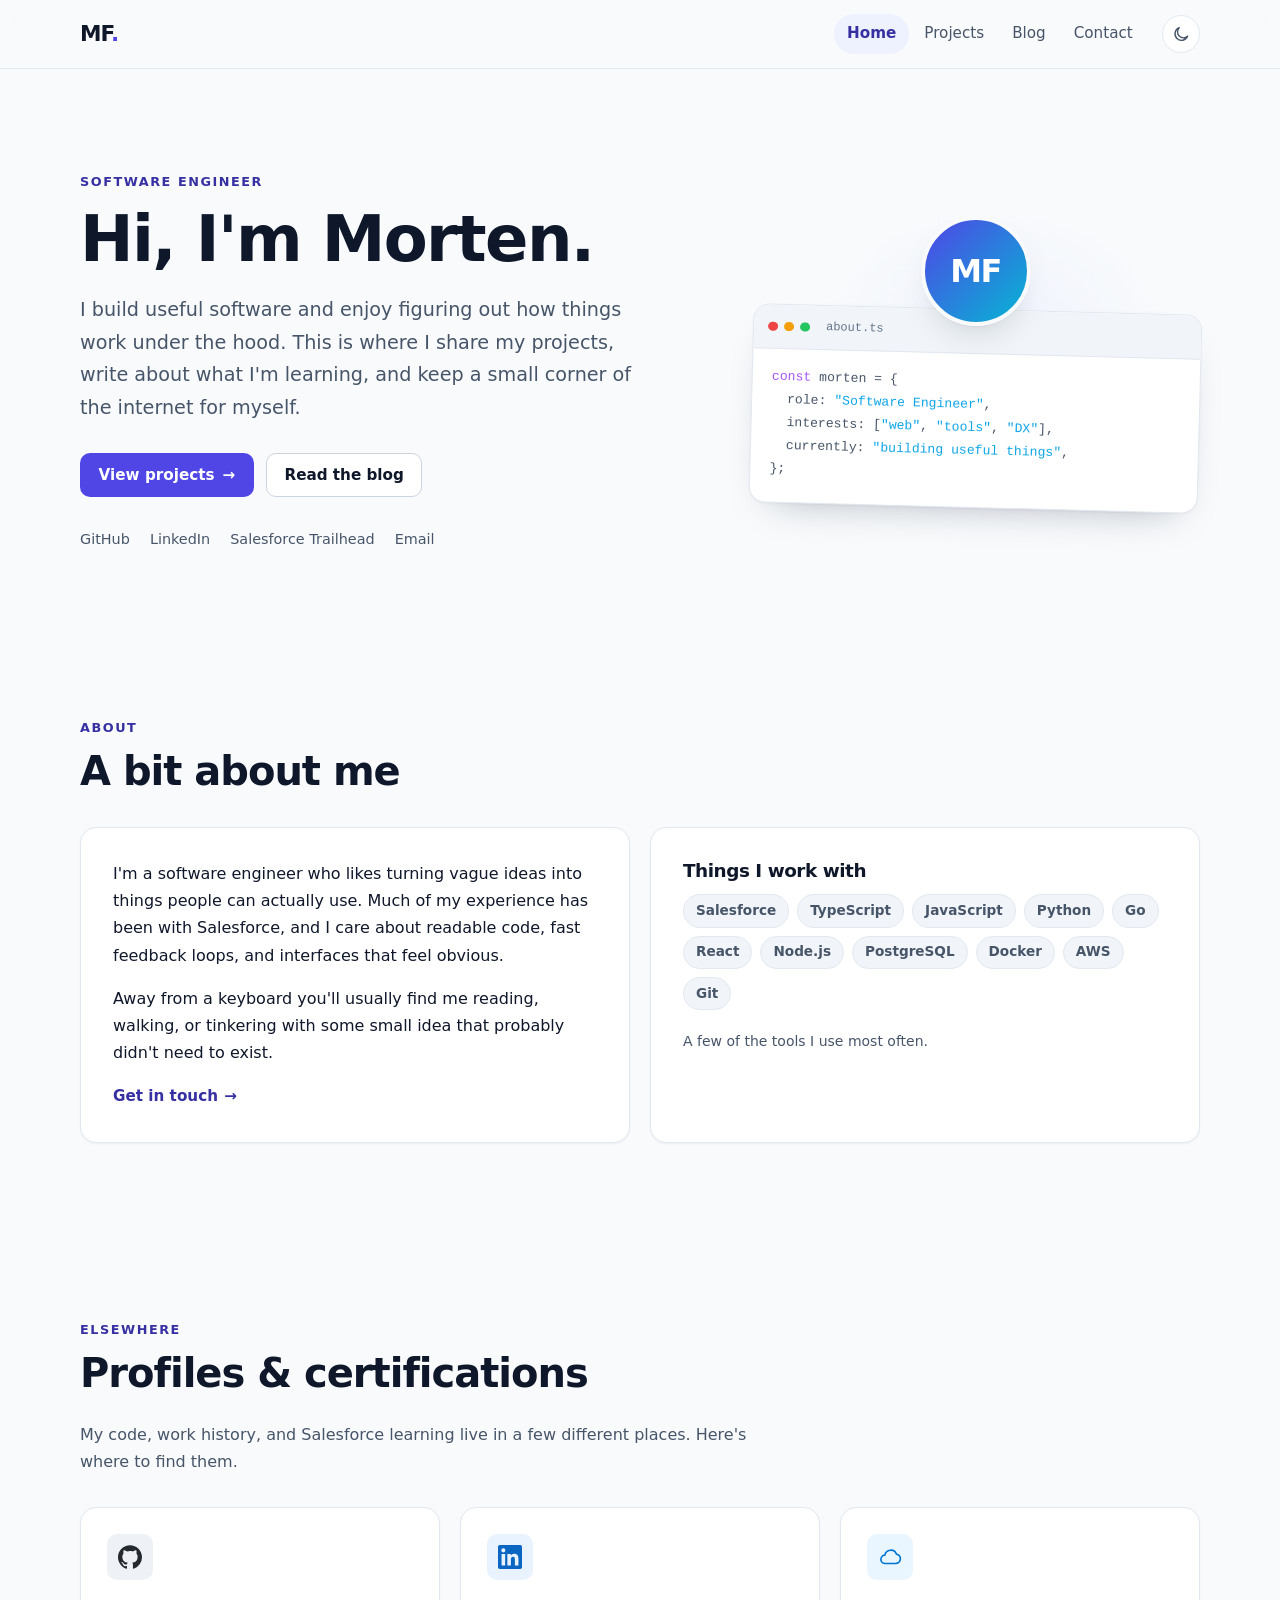
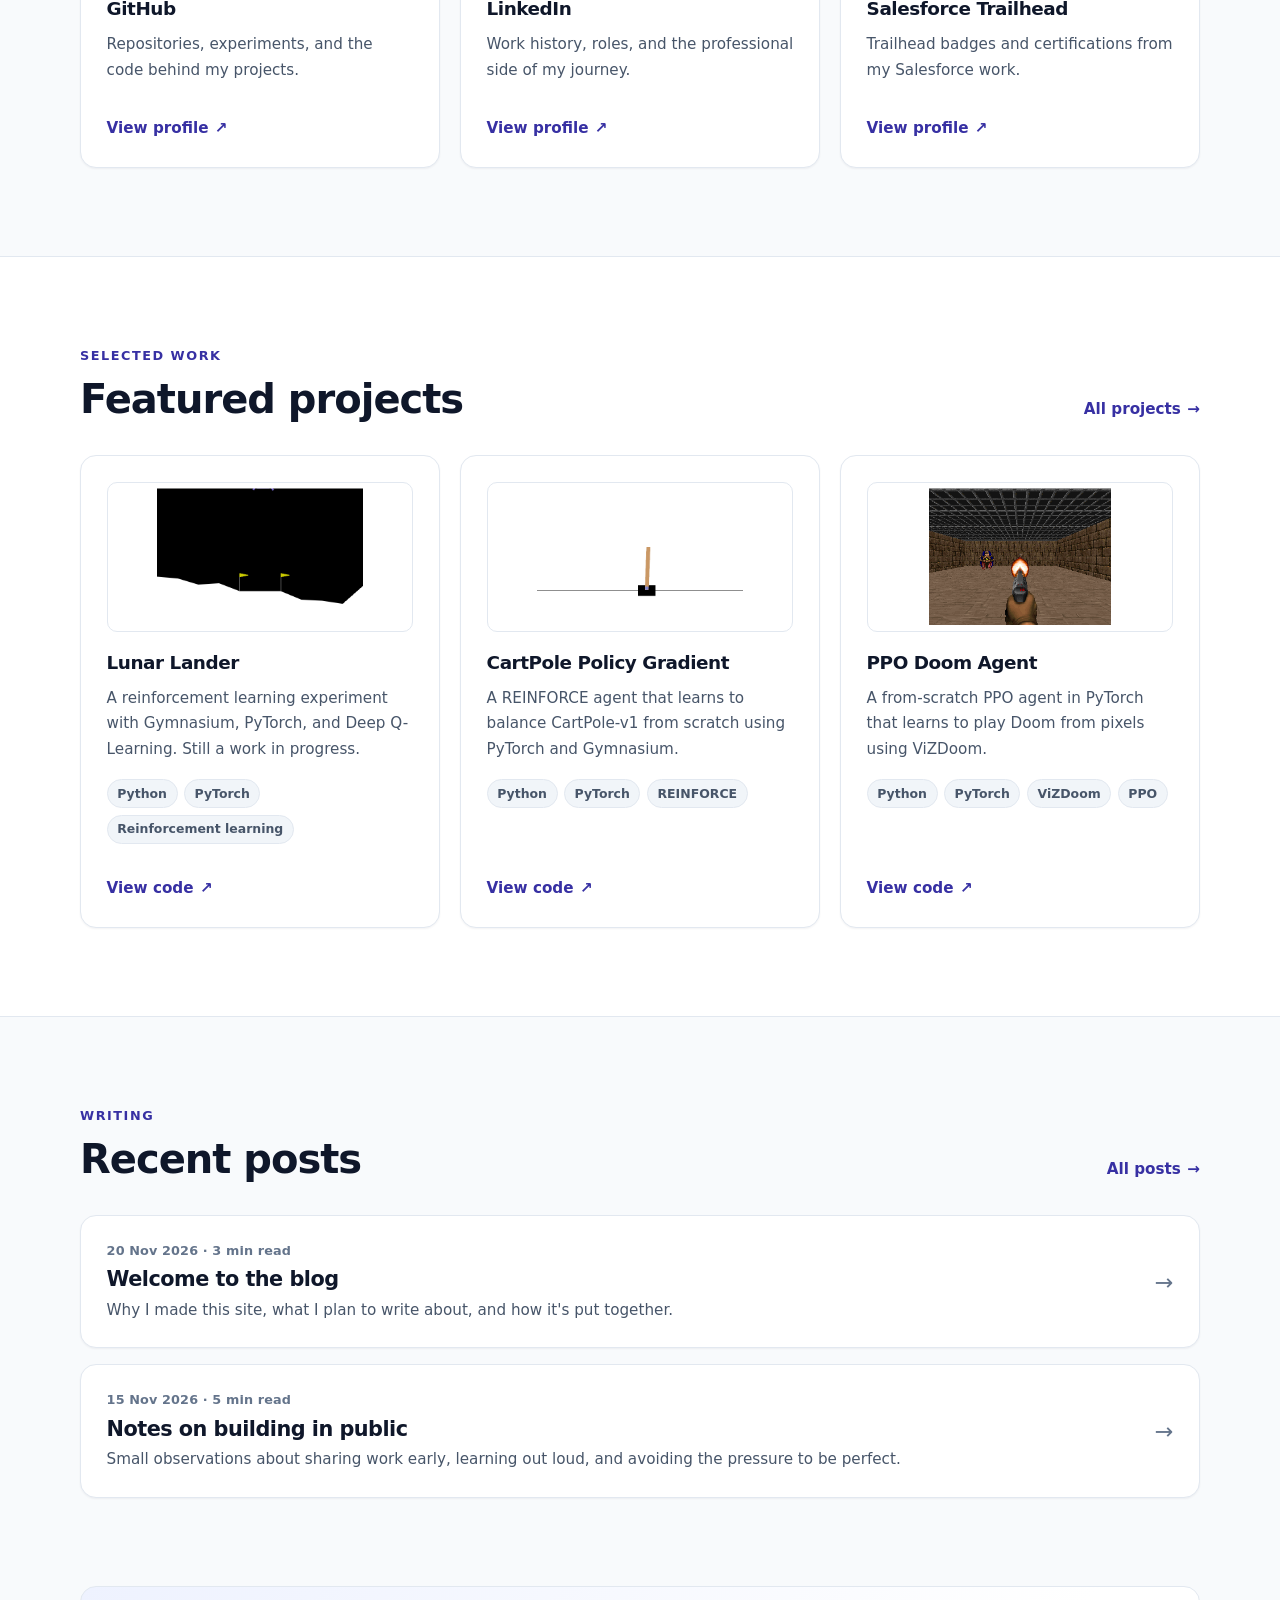
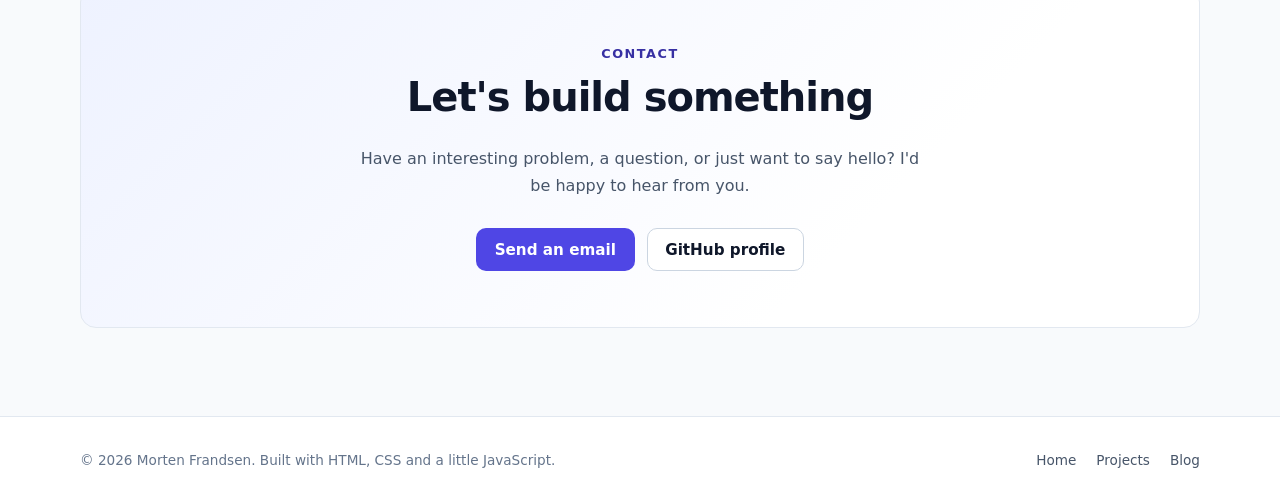
<file: index.html>
<!doctype html>
<html lang="en">
  <head>
    <meta charset="utf-8" />
    <meta name="viewport" content="width=device-width, initial-scale=1" />
    <title>Morten Frandsen — Software Engineer</title>
    <meta
      name="description"
      content="Personal site and blog of Morten Frandsen, a software engineer interested in web development, developer tooling, and well-crafted software."
    />
    <link rel="canonical" href="https://morten-frandsen.github.io/" />
    <meta name="theme-color" content="#f8fafc" media="(prefers-color-scheme: light)" />
    <meta name="theme-color" content="#0b1120" media="(prefers-color-scheme: dark)" />
    <meta property="og:type" content="website" />
    <meta property="og:title" content="Morten Frandsen — Software Engineer" />
    <meta
      property="og:description"
      content="Projects, notes, and things I'm learning along the way."
    />
    <link rel="icon" href="assets/favicon.svg" type="image/svg+xml" />
    <link rel="stylesheet" href="assets/css/style.css" />
    <script>
      (function () {
        document.documentElement.classList.add("js");
        try {
          var saved = localStorage.getItem("theme");
          var preferred = window.matchMedia("(prefers-color-scheme: dark)").matches
            ? "dark"
            : "light";
          document.documentElement.dataset.theme = saved || preferred;
        } catch (error) {
          document.documentElement.dataset.theme = "light";
        }
      })();
    </script>
    <script src="assets/js/main.js" defer></script>
  </head>
  <body>
    <a class="skip-link" href="#main">Skip to content</a>

    <header class="site-header">
      <div class="container header-inner">
        <a class="brand" href="index.html" aria-label="Morten Frandsen, home">
          MF<span class="brand-dot">.</span>
        </a>

        <nav class="site-nav" aria-label="Primary navigation">
          <a href="index.html">Home</a>
          <a href="projects/index.html">Projects</a>
          <a href="blog/index.html">Blog</a>
          <a href="#contact">Contact</a>
        </nav>

        <button
          class="theme-toggle"
          id="theme-toggle"
          type="button"
          aria-label="Switch to dark mode"
          title="Toggle color theme"
        >
          <svg class="icon icon-moon" viewBox="0 0 24 24" aria-hidden="true">
            <path
              d="M20.4 14.5A8.5 8.5 0 1 1 9.5 3.6a7 7 0 0 0 10.9 10.9Z"
              fill="none"
              stroke="currentColor"
              stroke-width="1.8"
              stroke-linecap="round"
              stroke-linejoin="round"
            />
          </svg>
          <svg class="icon icon-sun" viewBox="0 0 24 24" aria-hidden="true">
            <circle cx="12" cy="12" r="4" fill="none" stroke="currentColor" stroke-width="1.8" />
            <path
              d="M12 2v2m0 16v2M4.9 4.9l1.4 1.4m11.4 11.4 1.4 1.4M2 12h2m16 0h2M4.9 19.1l1.4-1.4M17.7 6.3l1.4-1.4"
              fill="none"
              stroke="currentColor"
              stroke-width="1.8"
              stroke-linecap="round"
            />
          </svg>
        </button>
      </div>
    </header>

    <main id="main">
      <section class="hero" aria-labelledby="hero-title">
        <div class="container hero-grid">
          <div class="hero-copy reveal">
            <p class="eyebrow">Software engineer</p>
            <h1 id="hero-title">Hi, I'm Morten.</h1>
            <p class="lede">
              I build useful software and enjoy figuring out how things work under
              the hood. This is where I share my projects, write about what I'm
              learning, and keep a small corner of the internet for myself.
            </p>
            <div class="hero-actions">
              <a class="btn btn-primary" href="projects/index.html">
                View projects
                <span aria-hidden="true">→</span>
              </a>
              <a class="btn btn-secondary" href="blog/index.html">Read the blog</a>
            </div>
            <ul class="social-links" aria-label="Elsewhere on the web">
              <li>
                <a href="https://github.com/morten-frandsen/" target="_blank" rel="noopener noreferrer">
                  GitHub
                </a>
              </li>
              <li>
                <a href="https://www.linkedin.com/in/morten-frandsen/" target="_blank" rel="noopener noreferrer">
                  LinkedIn
                </a>
              </li>
              <li>
                <a href="https://www.salesforce.com/trailblazer/morten-frandsen" target="_blank" rel="noopener noreferrer">
                  Salesforce Trailhead
                </a>
              </li>
              <li>
                <!-- TODO: replace with your real email address -->
                <a href="mailto:hello@example.com">Email</a>
              </li>
            </ul>
          </div>

          <div class="hero-visual reveal" aria-hidden="true">
            <div class="avatar">MF</div>
            <div class="code-card">
              <div class="code-card__bar">
                <span class="dot dot-red"></span>
                <span class="dot dot-yellow"></span>
                <span class="dot dot-green"></span>
                <span class="code-card__title">about.ts</span>
              </div>
              <pre><code><span class="token-keyword">const</span> morten = {
  role: <span class="token-string">"Software Engineer"</span>,
  interests: [<span class="token-string">"web"</span>, <span class="token-string">"tools"</span>, <span class="token-string">"DX"</span>],
  currently: <span class="token-string">"building useful things"</span>,
};</code></pre>
            </div>
          </div>
        </div>
      </section>

      <section class="section" id="about" aria-labelledby="about-title">
        <div class="container">
          <div class="section-header reveal">
            <p class="eyebrow">About</p>
            <h2 id="about-title">A bit about me</h2>
          </div>
          <div class="about-grid">
            <div class="card reveal">
              <p>
                I'm a software engineer who likes turning vague ideas into things
                people can actually use. Much of my experience has been with
                Salesforce, and I care about readable code, fast feedback loops,
                and interfaces that feel obvious.
              </p>
              <p>
                Away from a keyboard you'll usually find me reading, walking, or
                tinkering with some small idea that probably didn't need to exist.
              </p>
              <a class="text-link" href="#contact">Get in touch <span aria-hidden="true">→</span></a>
            </div>
            <div class="card reveal">
              <h3>Things I work with</h3>
              <ul class="chip-list" aria-label="Skills and technologies">
                <li>Salesforce</li>
                <li>TypeScript</li>
                <li>JavaScript</li>
                <li>Python</li>
                <li>Go</li>
                <li>React</li>
                <li>Node.js</li>
                <li>PostgreSQL</li>
                <li>Docker</li>
                <li>AWS</li>
                <li>Git</li>
              </ul>
              <p class="muted small">
                A few of the tools I use most often.
              </p>
            </div>
          </div>
        </div>
      </section>

      <section class="section" id="profiles" aria-labelledby="profiles-title">
        <div class="container">
          <div class="section-header reveal">
            <p class="eyebrow">Elsewhere</p>
            <h2 id="profiles-title">Profiles &amp; certifications</h2>
            <p>
              My code, work history, and Salesforce learning live in a few different
              places. Here's where to find them.
            </p>
          </div>
          <div class="card-grid profile-grid">
            <article class="card profile-card reveal">
              <div class="profile-icon profile-icon--github" aria-hidden="true">
                <svg viewBox="0 0 24 24" fill="currentColor">
                  <path d="M12 .297C5.37.297 0 5.67 0 12.297c0 5.303 3.438 9.8 8.205 11.385.6.113.82-.258.82-.577 0-.285-.01-1.04-.015-2.04-3.338.724-4.042-1.61-4.042-1.61-.546-1.387-1.335-1.757-1.335-1.757-1.087-.744.084-.729.084-.729 1.205.084 1.838 1.236 1.838 1.236 1.07 1.835 2.809 1.305 3.495.998.108-.776.417-1.305.76-1.605-2.665-.3-5.466-1.332-5.466-5.93 0-1.31.465-2.38 1.235-3.22-.135-.303-.54-1.523.105-3.176 0 0 1.005-.322 3.3 1.23a11.5 11.5 0 0 1 3-.405c1.02.006 2.04.138 3 .405 2.28-1.552 3.285-1.23 3.285-1.23.645 1.653.24 2.873.12 3.176.765.84 1.23 1.91 1.23 3.22 0 4.61-2.805 5.625-5.475 5.92.42.36.81 1.096.81 2.22 0 1.606-.015 2.896-.015 3.286 0 .315.21.69.825.57A12.01 12.01 0 0 0 24 12.297C24 5.67 18.63.297 12 .297Z" />
                </svg>
              </div>
              <h3>GitHub</h3>
              <p>Repositories, experiments, and the code behind my projects.</p>
              <a class="text-link" href="https://github.com/morten-frandsen/" target="_blank" rel="noopener noreferrer">
                View profile <span aria-hidden="true">↗</span>
              </a>
            </article>

            <article class="card profile-card reveal">
              <div class="profile-icon profile-icon--linkedin" aria-hidden="true">
                <svg viewBox="0 0 24 24" fill="currentColor">
                  <path d="M20.447 20.452h-3.554v-5.569c0-1.328-.027-3.037-1.852-3.037-1.853 0-2.136 1.445-2.136 2.939v5.667H9.351V9h3.414v1.561h.046c.477-.9 1.637-1.85 3.37-1.85 3.601 0 4.267 2.37 4.267 5.455v6.286ZM5.337 7.433a2.062 2.062 0 1 1 0-4.124 2.062 2.062 0 0 1 0 4.124Zm1.782 13.019H3.555V9h3.564v11.452ZM22.225 0H1.771C.792 0 0 .774 0 1.729v20.542C0 23.227.792 24 1.771 24h20.451c.98 0 1.778-.773 1.778-1.729V1.729C24 .774 23.2 0 22.225 0Z" />
                </svg>
              </div>
              <h3>LinkedIn</h3>
              <p>Work history, roles, and the professional side of my journey.</p>
              <a class="text-link" href="https://www.linkedin.com/in/morten-frandsen/" target="_blank" rel="noopener noreferrer">
                View profile <span aria-hidden="true">↗</span>
              </a>
            </article>

            <article class="card profile-card reveal">
              <div class="profile-icon profile-icon--salesforce" aria-hidden="true">
                <svg viewBox="0 0 24 24" fill="none" stroke="currentColor" stroke-width="1.7" stroke-linejoin="round">
                  <path d="M7.2 18.5a4.2 4.2 0 0 1-.35-8.39 6 6 0 0 1 11.5-1.05 4.75 4.75 0 0 1-.85 9.44H7.2Z" />
                </svg>
              </div>
              <h3>Salesforce Trailhead</h3>
              <p>Trailhead badges and certifications from my Salesforce work.</p>
              <a class="text-link" href="https://www.salesforce.com/trailblazer/morten-frandsen" target="_blank" rel="noopener noreferrer">
                View profile <span aria-hidden="true">↗</span>
              </a>
            </article>
          </div>
        </div>
      </section>

      <section class="section section-alt" aria-labelledby="featured-title">
        <div class="container">
          <div class="section-header section-header--split reveal">
            <div>
              <p class="eyebrow">Selected work</p>
              <h2 id="featured-title">Featured projects</h2>
            </div>
            <a class="text-link" href="projects/index.html">
              All projects <span aria-hidden="true">→</span>
            </a>
          </div>
          <div class="card-grid">
            <article class="card project-card reveal">
              <img
                class="project-image"
                src="assets/images/lunar-lander.gif"
                alt="Gymnasium Lunar Lander environment: a spacecraft descending toward a landing pad"
                loading="lazy"
              />
              <h3>Lunar Lander</h3>
              <p>
                A reinforcement learning experiment with Gymnasium, PyTorch, and
                Deep Q-Learning. Still a work in progress.
              </p>
              <ul class="tag-list"><li>Python</li><li>PyTorch</li><li>Reinforcement learning</li></ul>
              <a class="text-link" href="https://github.com/morten-frandsen/lunar-lander" target="_blank" rel="noopener noreferrer">
                View code <span aria-hidden="true">↗</span>
              </a>
            </article>
            <article class="card project-card reveal">
              <img
                class="project-image"
                src="assets/images/cart-pole.gif"
                alt="Gymnasium CartPole environment: a cart balancing a pole"
                loading="lazy"
              />
              <h3>CartPole Policy Gradient</h3>
              <p>
                A REINFORCE agent that learns to balance CartPole-v1 from scratch
                using PyTorch and Gymnasium.
              </p>
              <ul class="tag-list"><li>Python</li><li>PyTorch</li><li>REINFORCE</li></ul>
              <a class="text-link" href="https://github.com/morten-frandsen/Gym_Pole_PolicyGradient" target="_blank" rel="noopener noreferrer">
                View code <span aria-hidden="true">↗</span>
              </a>
            </article>
            <article class="card project-card reveal">
              <img
                class="project-image"
                src="assets/images/vizdoom-basic.gif"
                alt="ViZDoom basic scenario: a first-person view from the game Doom"
                loading="lazy"
              />
              <h3>PPO Doom Agent</h3>
              <p>
                A from-scratch PPO agent in PyTorch that learns to play Doom from
                pixels using ViZDoom.
              </p>
              <ul class="tag-list"><li>Python</li><li>PyTorch</li><li>ViZDoom</li><li>PPO</li></ul>
              <a class="text-link" href="https://github.com/morten-frandsen/Proximal-Policy-Optimization-PPO" target="_blank" rel="noopener noreferrer">
                View code <span aria-hidden="true">↗</span>
              </a>
            </article>
          </div>
        </div>
      </section>

      <section class="section" aria-labelledby="writing-title">
        <div class="container">
          <div class="section-header section-header--split reveal">
            <div>
              <p class="eyebrow">Writing</p>
              <h2 id="writing-title">Recent posts</h2>
            </div>
            <a class="text-link" href="blog/index.html">All posts <span aria-hidden="true">→</span></a>
          </div>
          <div class="post-list">
            <article class="post-row reveal">
              <div>
                <p class="post-meta"><time datetime="2026-11-20">20 Nov 2026</time> · 3 min read</p>
                <h3><a href="posts/hello-world.html">Welcome to the blog</a></h3>
                <p>Why I made this site, what I plan to write about, and how it's put together.</p>
              </div>
              <span class="post-row__arrow" aria-hidden="true">→</span>
            </article>
            <article class="post-row reveal">
              <div>
                <p class="post-meta"><time datetime="2026-11-15">15 Nov 2026</time> · 5 min read</p>
                <h3><a href="posts/building-in-public.html">Notes on building in public</a></h3>
                <p>Small observations about sharing work early, learning out loud, and avoiding the pressure to be perfect.</p>
              </div>
              <span class="post-row__arrow" aria-hidden="true">→</span>
            </article>
          </div>
        </div>
      </section>

      <section class="section contact-section" id="contact" aria-labelledby="contact-title">
        <div class="container">
          <div class="contact-card reveal">
            <p class="eyebrow">Contact</p>
            <h2 id="contact-title">Let's build something</h2>
            <p>
              Have an interesting problem, a question, or just want to say hello?
              I'd be happy to hear from you.
            </p>
            <div class="hero-actions">
              <!-- TODO: replace with your real email address -->
              <a class="btn btn-primary" href="mailto:hello@example.com">Send an email</a>
              <a class="btn btn-secondary" href="https://github.com/morten-frandsen/" target="_blank" rel="noopener noreferrer">
                GitHub profile
              </a>
            </div>
          </div>
        </div>
      </section>
    </main>

    <footer class="site-footer">
      <div class="container footer-inner">
        <p>© <span class="year">2026</span> Morten Frandsen. Built with HTML, CSS and a little JavaScript.</p>
        <nav aria-label="Footer navigation">
          <a href="index.html">Home</a>
          <a href="projects/index.html">Projects</a>
          <a href="blog/index.html">Blog</a>
        </nav>
      </div>
    </footer>
  </body>
</html>
</file>
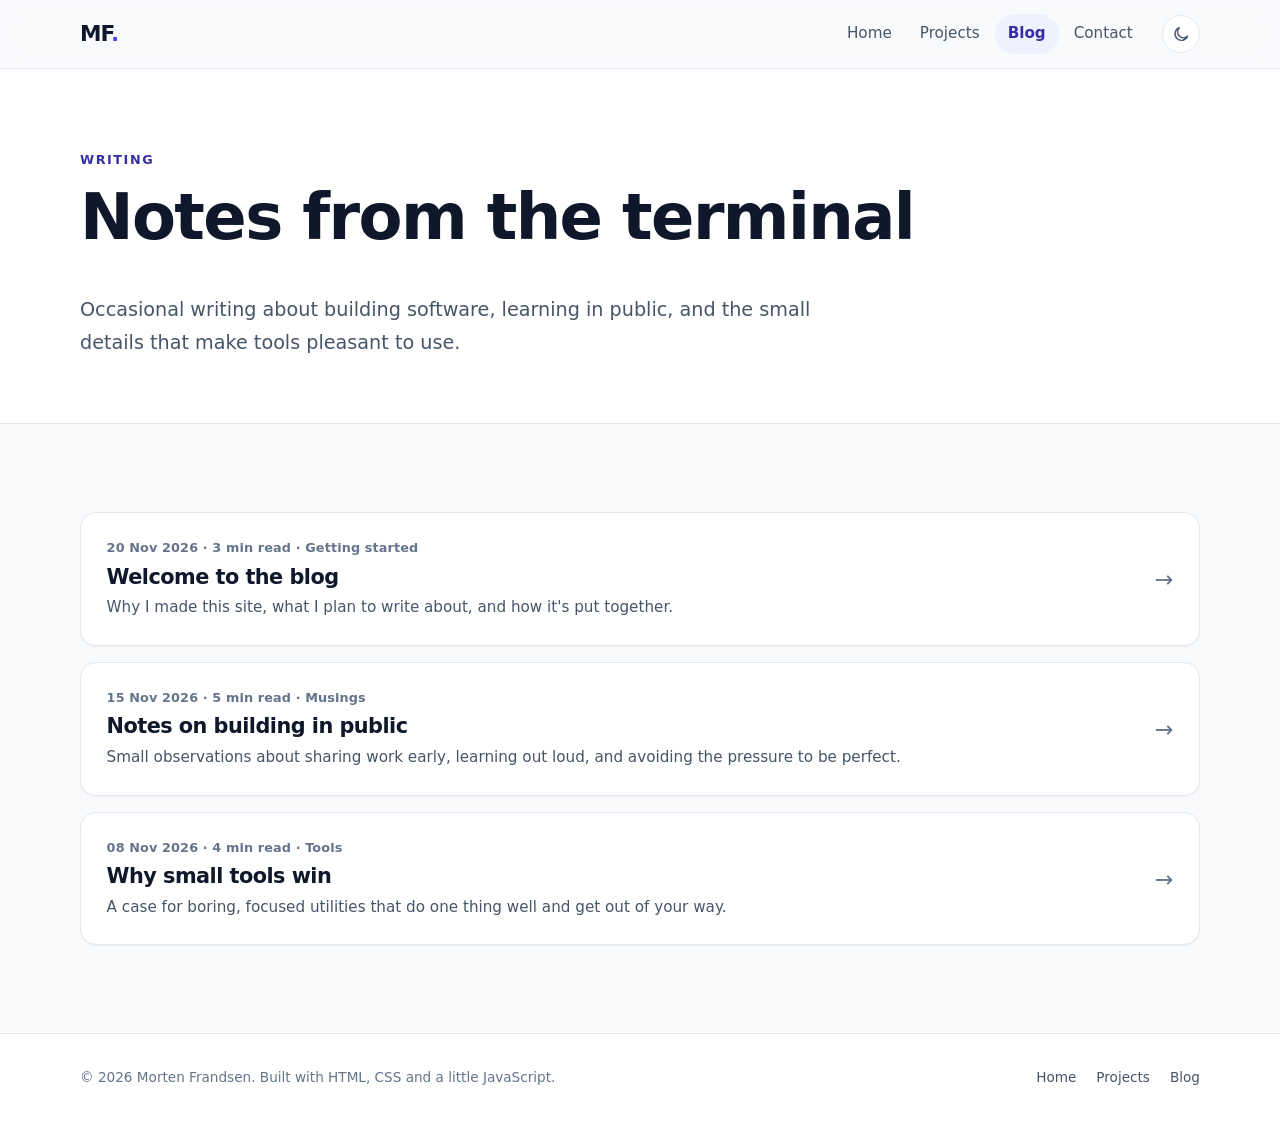
<file: blog/index.html>
<!doctype html>
<html lang="en">
  <head>
    <meta charset="utf-8" />
    <meta name="viewport" content="width=device-width, initial-scale=1" />
    <title>Blog — Morten Frandsen</title>
    <meta
      name="description"
      content="Notes on software engineering, tools, and things Morten Frandsen is learning."
    />
    <link rel="canonical" href="https://morten-frandsen.github.io/blog/" />
    <meta name="theme-color" content="#f8fafc" media="(prefers-color-scheme: light)" />
    <meta name="theme-color" content="#0b1120" media="(prefers-color-scheme: dark)" />
    <link rel="icon" href="../assets/favicon.svg" type="image/svg+xml" />
    <link rel="stylesheet" href="../assets/css/style.css" />
    <script>
      (function () {
        document.documentElement.classList.add("js");
        try {
          var saved = localStorage.getItem("theme");
          var preferred = window.matchMedia("(prefers-color-scheme: dark)").matches
            ? "dark"
            : "light";
          document.documentElement.dataset.theme = saved || preferred;
        } catch (error) {
          document.documentElement.dataset.theme = "light";
        }
      })();
    </script>
    <script src="../assets/js/main.js" defer></script>
  </head>
  <body>
    <a class="skip-link" href="#main">Skip to content</a>

    <header class="site-header">
      <div class="container header-inner">
        <a class="brand" href="../index.html" aria-label="Morten Frandsen, home">
          MF<span class="brand-dot">.</span>
        </a>

        <nav class="site-nav" aria-label="Primary navigation">
          <a href="../index.html">Home</a>
          <a href="../projects/index.html">Projects</a>
          <a href="index.html">Blog</a>
          <a href="../index.html#contact">Contact</a>
        </nav>

        <button
          class="theme-toggle"
          id="theme-toggle"
          type="button"
          aria-label="Switch to dark mode"
          title="Toggle color theme"
        >
          <svg class="icon icon-moon" viewBox="0 0 24 24" aria-hidden="true">
            <path
              d="M20.4 14.5A8.5 8.5 0 1 1 9.5 3.6a7 7 0 0 0 10.9 10.9Z"
              fill="none"
              stroke="currentColor"
              stroke-width="1.8"
              stroke-linecap="round"
              stroke-linejoin="round"
            />
          </svg>
          <svg class="icon icon-sun" viewBox="0 0 24 24" aria-hidden="true">
            <circle cx="12" cy="12" r="4" fill="none" stroke="currentColor" stroke-width="1.8" />
            <path
              d="M12 2v2m0 16v2M4.9 4.9l1.4 1.4m11.4 11.4 1.4 1.4M2 12h2m16 0h2M4.9 19.1l1.4-1.4M17.7 6.3l1.4-1.4"
              fill="none"
              stroke="currentColor"
              stroke-width="1.8"
              stroke-linecap="round"
            />
          </svg>
        </button>
      </div>
    </header>

    <main id="main">
      <section class="page-header">
        <div class="container">
          <p class="eyebrow">Writing</p>
          <h1>Notes from the terminal</h1>
          <p class="lede">
            Occasional writing about building software, learning in public, and
            the small details that make tools pleasant to use.
          </p>
        </div>
      </section>

      <section class="section" aria-label="Blog posts">
        <div class="container">
          <div class="post-list">
            <article class="post-row reveal">
              <div>
                <p class="post-meta"><time datetime="2026-11-20">20 Nov 2026</time> · 3 min read · Getting started</p>
                <h3><a href="../posts/hello-world.html">Welcome to the blog</a></h3>
                <p>Why I made this site, what I plan to write about, and how it's put together.</p>
              </div>
              <span class="post-row__arrow" aria-hidden="true">→</span>
            </article>

            <article class="post-row reveal">
              <div>
                <p class="post-meta"><time datetime="2026-11-15">15 Nov 2026</time> · 5 min read · Musings</p>
                <h3><a href="../posts/building-in-public.html">Notes on building in public</a></h3>
                <p>Small observations about sharing work early, learning out loud, and avoiding the pressure to be perfect.</p>
              </div>
              <span class="post-row__arrow" aria-hidden="true">→</span>
            </article>

            <article class="post-row reveal">
              <div>
                <p class="post-meta"><time datetime="2026-11-08">08 Nov 2026</time> · 4 min read · Tools</p>
                <h3><a href="../posts/small-tools.html">Why small tools win</a></h3>
                <p>A case for boring, focused utilities that do one thing well and get out of your way.</p>
              </div>
              <span class="post-row__arrow" aria-hidden="true">→</span>
            </article>
          </div>
        </div>
      </section>
    </main>

    <footer class="site-footer">
      <div class="container footer-inner">
        <p>© <span class="year">2026</span> Morten Frandsen. Built with HTML, CSS and a little JavaScript.</p>
        <nav aria-label="Footer navigation">
          <a href="../index.html">Home</a>
          <a href="../projects/index.html">Projects</a>
          <a href="index.html">Blog</a>
        </nav>
      </div>
    </footer>
  </body>
</html>
</file>
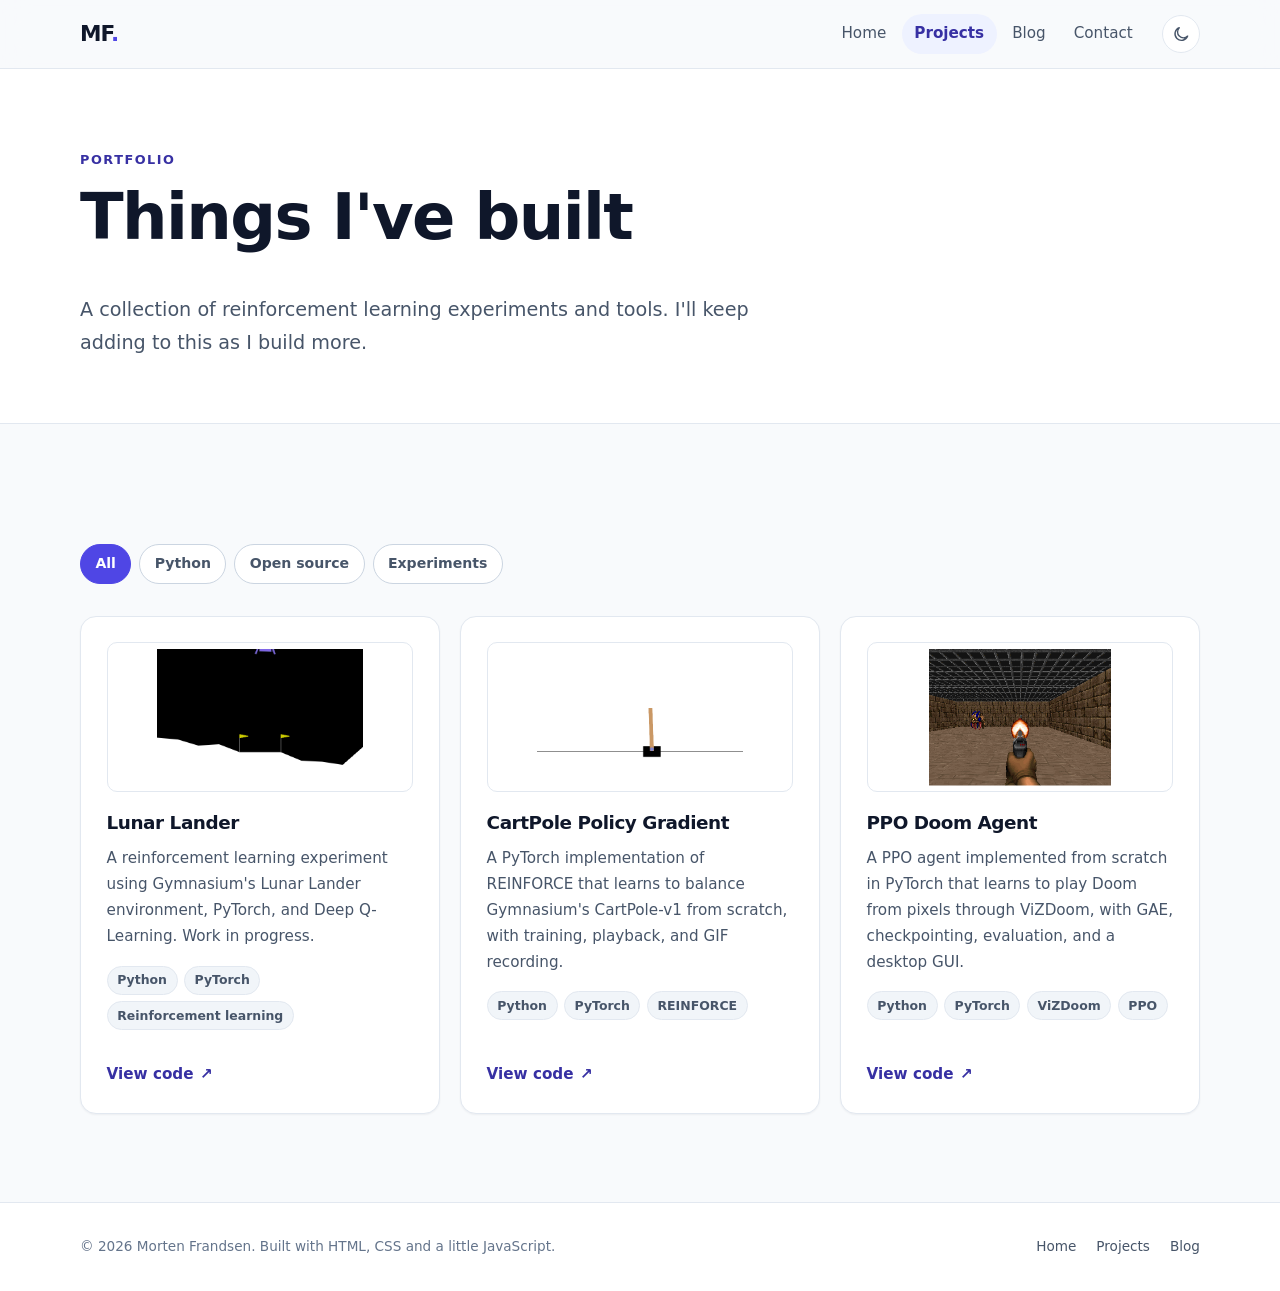
<file: projects/index.html>
<!doctype html>
<html lang="en">
  <head>
    <meta charset="utf-8" />
    <meta name="viewport" content="width=device-width, initial-scale=1" />
    <title>Projects — Morten Frandsen</title>
    <meta
      name="description"
      content="A selection of projects and experiments by Morten Frandsen."
    />
    <link rel="canonical" href="https://morten-frandsen.github.io/projects/" />
    <meta name="theme-color" content="#f8fafc" media="(prefers-color-scheme: light)" />
    <meta name="theme-color" content="#0b1120" media="(prefers-color-scheme: dark)" />
    <link rel="icon" href="../assets/favicon.svg" type="image/svg+xml" />
    <link rel="stylesheet" href="../assets/css/style.css" />
    <script>
      (function () {
        document.documentElement.classList.add("js");
        try {
          var saved = localStorage.getItem("theme");
          var preferred = window.matchMedia("(prefers-color-scheme: dark)").matches
            ? "dark"
            : "light";
          document.documentElement.dataset.theme = saved || preferred;
        } catch (error) {
          document.documentElement.dataset.theme = "light";
        }
      })();
    </script>
    <script src="../assets/js/main.js" defer></script>
  </head>
  <body>
    <a class="skip-link" href="#main">Skip to content</a>

    <header class="site-header">
      <div class="container header-inner">
        <a class="brand" href="../index.html" aria-label="Morten Frandsen, home">
          MF<span class="brand-dot">.</span>
        </a>

        <nav class="site-nav" aria-label="Primary navigation">
          <a href="../index.html">Home</a>
          <a href="index.html">Projects</a>
          <a href="../blog/index.html">Blog</a>
          <a href="../index.html#contact">Contact</a>
        </nav>

        <button
          class="theme-toggle"
          id="theme-toggle"
          type="button"
          aria-label="Switch to dark mode"
          title="Toggle color theme"
        >
          <svg class="icon icon-moon" viewBox="0 0 24 24" aria-hidden="true">
            <path
              d="M20.4 14.5A8.5 8.5 0 1 1 9.5 3.6a7 7 0 0 0 10.9 10.9Z"
              fill="none"
              stroke="currentColor"
              stroke-width="1.8"
              stroke-linecap="round"
              stroke-linejoin="round"
            />
          </svg>
          <svg class="icon icon-sun" viewBox="0 0 24 24" aria-hidden="true">
            <circle cx="12" cy="12" r="4" fill="none" stroke="currentColor" stroke-width="1.8" />
            <path
              d="M12 2v2m0 16v2M4.9 4.9l1.4 1.4m11.4 11.4 1.4 1.4M2 12h2m16 0h2M4.9 19.1l1.4-1.4M17.7 6.3l1.4-1.4"
              fill="none"
              stroke="currentColor"
              stroke-width="1.8"
              stroke-linecap="round"
            />
          </svg>
        </button>
      </div>
    </header>

    <main id="main">
      <section class="page-header">
        <div class="container">
          <p class="eyebrow">Portfolio</p>
          <h1>Things I've built</h1>
          <p class="lede">
            A collection of reinforcement learning experiments and tools. I'll keep
            adding to this as I build more.
          </p>
        </div>
      </section>

      <section class="section" aria-label="Project list">
        <div class="container">
          <div class="filter-bar" role="group" aria-label="Filter projects">
            <button class="filter-btn" type="button" data-filter="all" aria-pressed="true">All</button>
            <button class="filter-btn" type="button" data-filter="python" aria-pressed="false">Python</button>
            <button class="filter-btn" type="button" data-filter="oss" aria-pressed="false">Open source</button>
            <button class="filter-btn" type="button" data-filter="experiment" aria-pressed="false">Experiments</button>
          </div>

          <div class="card-grid">
            <article class="card project-card reveal" data-tags="experiment python oss">
              <img
                class="project-image"
                src="../assets/images/lunar-lander.gif"
                alt="Gymnasium Lunar Lander environment: a spacecraft descending toward a landing pad"
                loading="lazy"
              />
              <h3>Lunar Lander</h3>
              <p>
                A reinforcement learning experiment using Gymnasium's Lunar Lander
                environment, PyTorch, and Deep Q-Learning. Work in progress.
              </p>
              <ul class="tag-list"><li>Python</li><li>PyTorch</li><li>Reinforcement learning</li></ul>
              <a class="text-link" href="https://github.com/morten-frandsen/lunar-lander" target="_blank" rel="noopener noreferrer">
                View code <span aria-hidden="true">↗</span>
              </a>
            </article>

            <article class="card project-card reveal" data-tags="experiment python oss">
              <img
                class="project-image"
                src="../assets/images/cart-pole.gif"
                alt="Gymnasium CartPole environment: a cart balancing a pole"
                loading="lazy"
              />
              <h3>CartPole Policy Gradient</h3>
              <p>
                A PyTorch implementation of REINFORCE that learns to balance
                Gymnasium's CartPole-v1 from scratch, with training, playback,
                and GIF recording.
              </p>
              <ul class="tag-list"><li>Python</li><li>PyTorch</li><li>REINFORCE</li></ul>
              <a class="text-link" href="https://github.com/morten-frandsen/Gym_Pole_PolicyGradient" target="_blank" rel="noopener noreferrer">
                View code <span aria-hidden="true">↗</span>
              </a>
            </article>

            <article class="card project-card reveal" data-tags="experiment python oss">
              <img
                class="project-image"
                src="../assets/images/vizdoom-basic.gif"
                alt="ViZDoom basic scenario: a first-person view from the game Doom"
                loading="lazy"
              />
              <h3>PPO Doom Agent</h3>
              <p>
                A PPO agent implemented from scratch in PyTorch that learns to play
                Doom from pixels through ViZDoom, with GAE, checkpointing,
                evaluation, and a desktop GUI.
              </p>
              <ul class="tag-list"><li>Python</li><li>PyTorch</li><li>ViZDoom</li><li>PPO</li></ul>
              <a class="text-link" href="https://github.com/morten-frandsen/Proximal-Policy-Optimization-PPO" target="_blank" rel="noopener noreferrer">
                View code <span aria-hidden="true">↗</span>
              </a>
            </article>
          </div>
        </div>
      </section>
    </main>

    <footer class="site-footer">
      <div class="container footer-inner">
        <p>© <span class="year">2026</span> Morten Frandsen. Built with HTML, CSS and a little JavaScript.</p>
        <nav aria-label="Footer navigation">
          <a href="../index.html">Home</a>
          <a href="index.html">Projects</a>
          <a href="../blog/index.html">Blog</a>
        </nav>
      </div>
    </footer>
  </body>
</html>
</file>
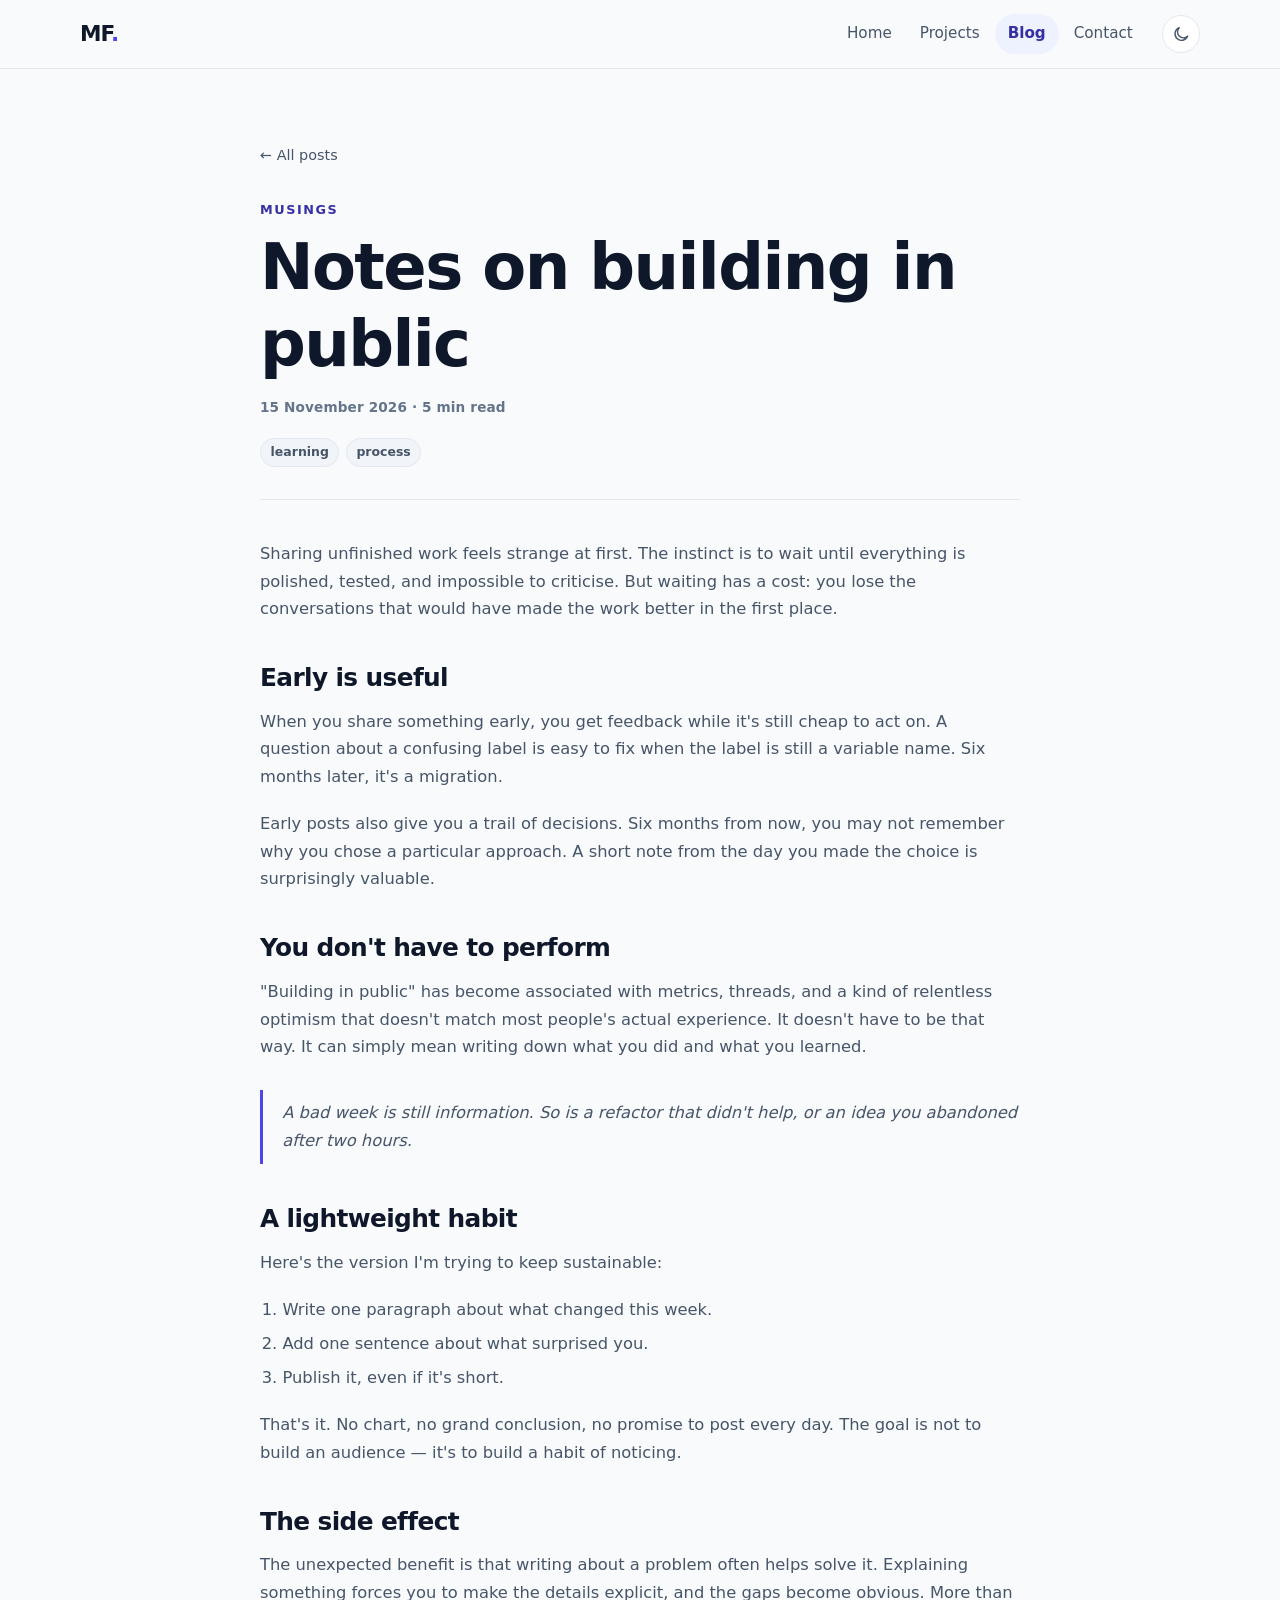
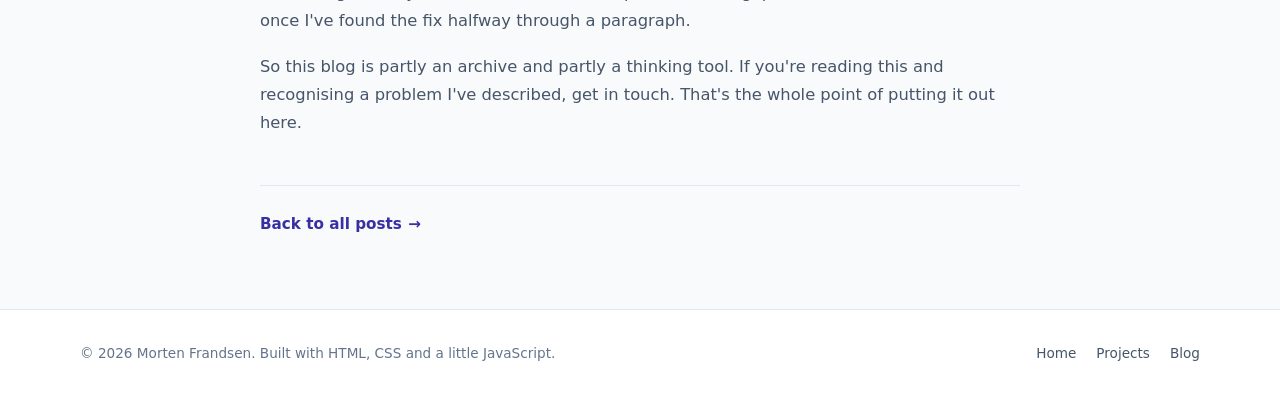
<file: posts/building-in-public.html>
<!doctype html>
<html lang="en">
  <head>
    <meta charset="utf-8" />
    <meta name="viewport" content="width=device-width, initial-scale=1" />
    <title>Notes on building in public — Morten Frandsen</title>
    <meta
      name="description"
      content="Small observations about sharing work early, learning out loud, and avoiding the pressure to be perfect."
    />
    <link rel="canonical" href="https://morten-frandsen.github.io/posts/building-in-public.html" />
    <meta name="theme-color" content="#f8fafc" media="(prefers-color-scheme: light)" />
    <meta name="theme-color" content="#0b1120" media="(prefers-color-scheme: dark)" />
    <link rel="icon" href="../assets/favicon.svg" type="image/svg+xml" />
    <link rel="stylesheet" href="../assets/css/style.css" />
    <script>
      (function () {
        document.documentElement.classList.add("js");
        try {
          var saved = localStorage.getItem("theme");
          var preferred = window.matchMedia("(prefers-color-scheme: dark)").matches
            ? "dark"
            : "light";
          document.documentElement.dataset.theme = saved || preferred;
        } catch (error) {
          document.documentElement.dataset.theme = "light";
        }
      })();
    </script>
    <script src="../assets/js/main.js" defer></script>
  </head>
  <body>
    <a class="skip-link" href="#main">Skip to content</a>

    <header class="site-header">
      <div class="container header-inner">
        <a class="brand" href="../index.html" aria-label="Morten Frandsen, home">
          MF<span class="brand-dot">.</span>
        </a>

        <nav class="site-nav" aria-label="Primary navigation">
          <a href="../index.html">Home</a>
          <a href="../projects/index.html">Projects</a>
          <a href="../blog/index.html">Blog</a>
          <a href="../index.html#contact">Contact</a>
        </nav>

        <button
          class="theme-toggle"
          id="theme-toggle"
          type="button"
          aria-label="Switch to dark mode"
          title="Toggle color theme"
        >
          <svg class="icon icon-moon" viewBox="0 0 24 24" aria-hidden="true">
            <path
              d="M20.4 14.5A8.5 8.5 0 1 1 9.5 3.6a7 7 0 0 0 10.9 10.9Z"
              fill="none"
              stroke="currentColor"
              stroke-width="1.8"
              stroke-linecap="round"
              stroke-linejoin="round"
            />
          </svg>
          <svg class="icon icon-sun" viewBox="0 0 24 24" aria-hidden="true">
            <circle cx="12" cy="12" r="4" fill="none" stroke="currentColor" stroke-width="1.8" />
            <path
              d="M12 2v2m0 16v2M4.9 4.9l1.4 1.4m11.4 11.4 1.4 1.4M2 12h2m16 0h2M4.9 19.1l1.4-1.4M17.7 6.3l1.4-1.4"
              fill="none"
              stroke="currentColor"
              stroke-width="1.8"
              stroke-linecap="round"
            />
          </svg>
        </button>
      </div>
    </header>

    <main id="main">
      <article class="article">
        <div class="article-layout">
          <a class="back-link" href="../blog/index.html">← All posts</a>

          <header class="article-header">
            <p class="eyebrow">Musings</p>
            <h1>Notes on building in public</h1>
            <p class="post-meta"><time datetime="2026-11-15">15 November 2026</time> · 5 min read</p>
            <ul class="tag-list">
              <li>learning</li>
              <li>process</li>
            </ul>
          </header>

          <div class="prose">
            <p>
              Sharing unfinished work feels strange at first. The instinct is to
              wait until everything is polished, tested, and impossible to
              criticise. But waiting has a cost: you lose the conversations that
              would have made the work better in the first place.
            </p>

            <h2>Early is useful</h2>
            <p>
              When you share something early, you get feedback while it's still
              cheap to act on. A question about a confusing label is easy to fix
              when the label is still a variable name. Six months later, it's a
              migration.
            </p>
            <p>
              Early posts also give you a trail of decisions. Six months from now,
              you may not remember why you chose a particular approach. A short
              note from the day you made the choice is surprisingly valuable.
            </p>

            <h2>You don't have to perform</h2>
            <p>
              "Building in public" has become associated with metrics, threads,
              and a kind of relentless optimism that doesn't match most people's
              actual experience. It doesn't have to be that way. It can simply
              mean writing down what you did and what you learned.
            </p>
            <blockquote>
              A bad week is still information. So is a refactor that didn't help,
              or an idea you abandoned after two hours.
            </blockquote>

            <h2>A lightweight habit</h2>
            <p>Here's the version I'm trying to keep sustainable:</p>
            <ol>
              <li>Write one paragraph about what changed this week.</li>
              <li>Add one sentence about what surprised you.</li>
              <li>Publish it, even if it's short.</li>
            </ol>
            <p>
              That's it. No chart, no grand conclusion, no promise to post every
              day. The goal is not to build an audience — it's to build a habit of
              noticing.
            </p>

            <h2>The side effect</h2>
            <p>
              The unexpected benefit is that writing about a problem often helps
              solve it. Explaining something forces you to make the details
              explicit, and the gaps become obvious. More than once I've found
              the fix halfway through a paragraph.
            </p>
            <p>
              So this blog is partly an archive and partly a thinking tool. If
              you're reading this and recognising a problem I've described, get
              in touch. That's the whole point of putting it out here.
            </p>
          </div>

          <footer class="article-footer">
            <a class="text-link" href="../blog/index.html">Back to all posts <span aria-hidden="true">→</span></a>
          </footer>
        </div>
      </article>
    </main>

    <footer class="site-footer">
      <div class="container footer-inner">
        <p>© <span class="year">2026</span> Morten Frandsen. Built with HTML, CSS and a little JavaScript.</p>
        <nav aria-label="Footer navigation">
          <a href="../index.html">Home</a>
          <a href="../projects/index.html">Projects</a>
          <a href="../blog/index.html">Blog</a>
        </nav>
      </div>
    </footer>
  </body>
</html>
</file>
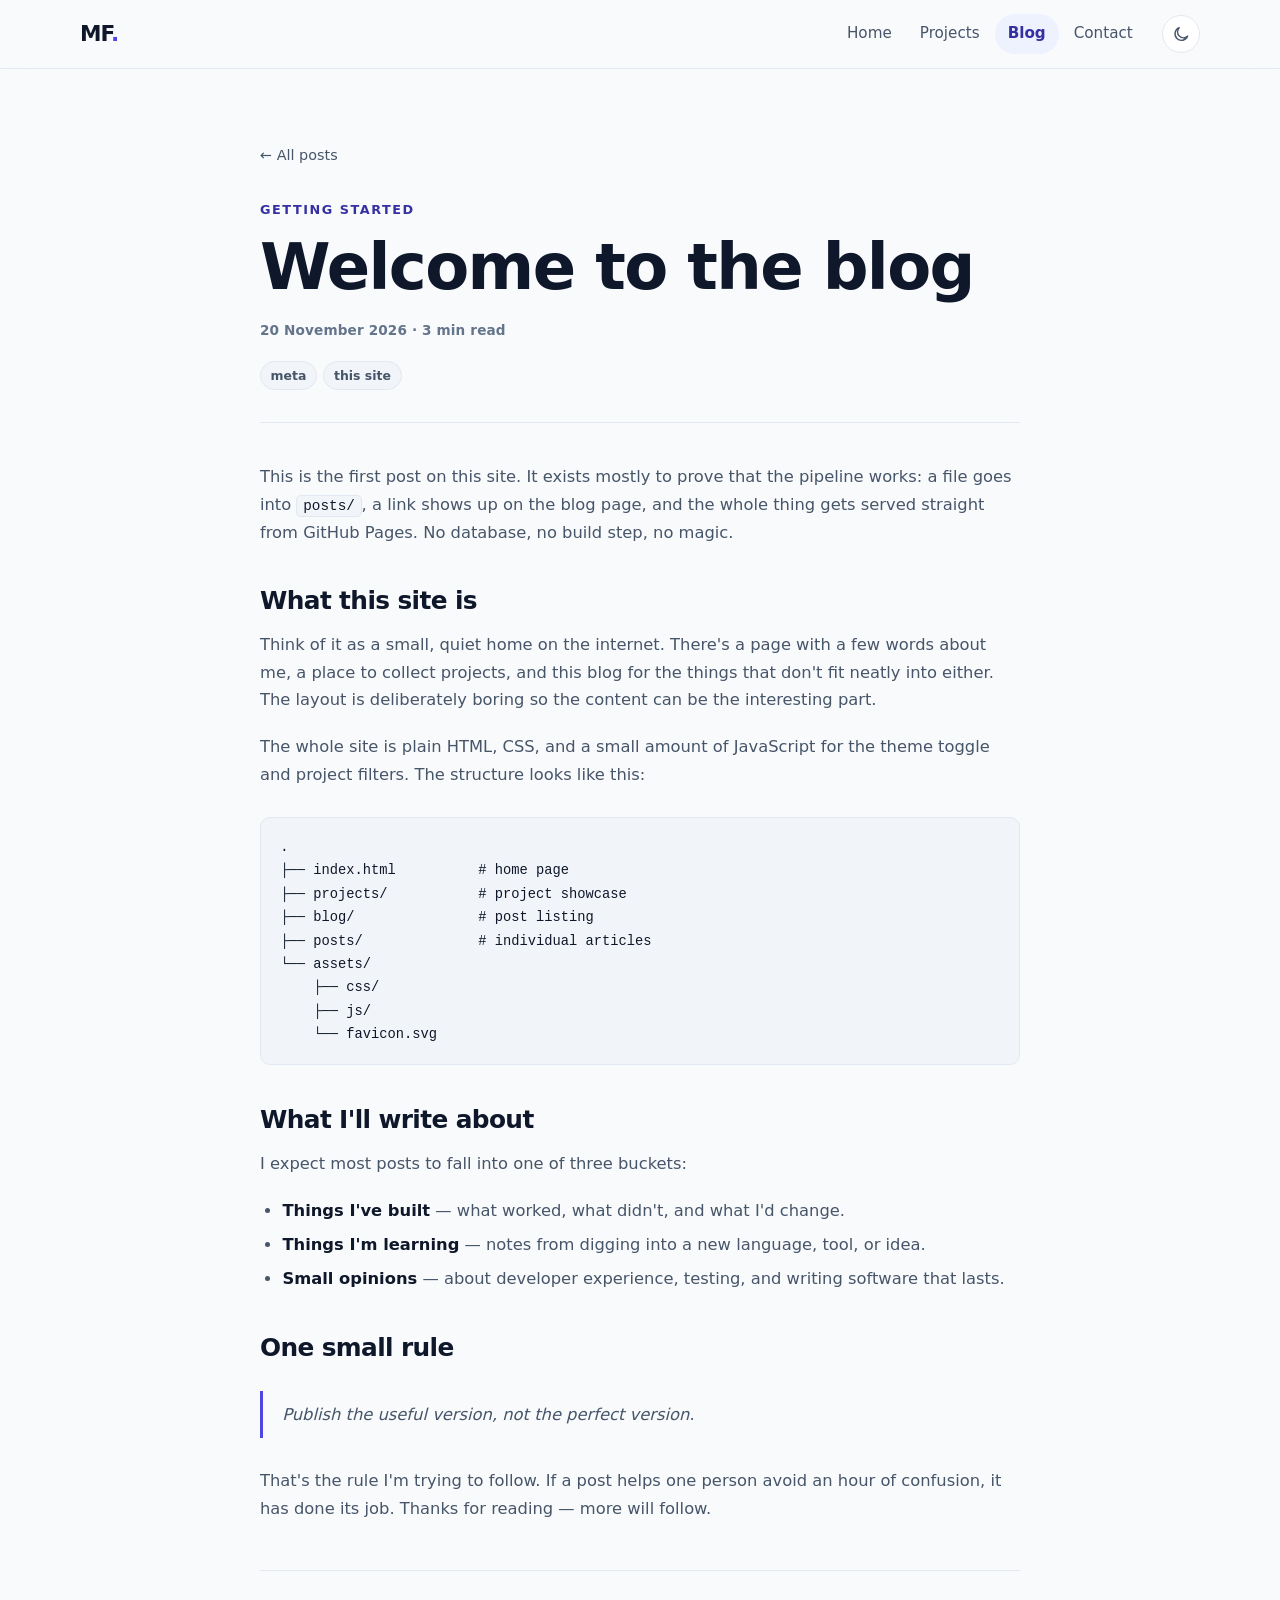
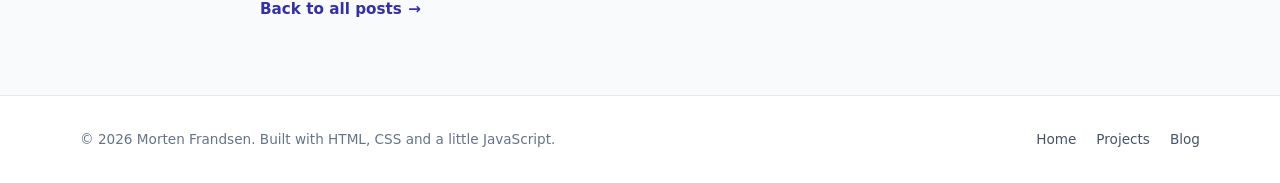
<file: posts/hello-world.html>
<!doctype html>
<html lang="en">
  <head>
    <meta charset="utf-8" />
    <meta name="viewport" content="width=device-width, initial-scale=1" />
    <title>Welcome to the blog — Morten Frandsen</title>
    <meta
      name="description"
      content="A short introduction to this site and what I plan to write about here."
    />
    <link rel="canonical" href="https://morten-frandsen.github.io/posts/hello-world.html" />
    <meta name="theme-color" content="#f8fafc" media="(prefers-color-scheme: light)" />
    <meta name="theme-color" content="#0b1120" media="(prefers-color-scheme: dark)" />
    <link rel="icon" href="../assets/favicon.svg" type="image/svg+xml" />
    <link rel="stylesheet" href="../assets/css/style.css" />
    <script>
      (function () {
        document.documentElement.classList.add("js");
        try {
          var saved = localStorage.getItem("theme");
          var preferred = window.matchMedia("(prefers-color-scheme: dark)").matches
            ? "dark"
            : "light";
          document.documentElement.dataset.theme = saved || preferred;
        } catch (error) {
          document.documentElement.dataset.theme = "light";
        }
      })();
    </script>
    <script src="../assets/js/main.js" defer></script>
  </head>
  <body>
    <a class="skip-link" href="#main">Skip to content</a>

    <header class="site-header">
      <div class="container header-inner">
        <a class="brand" href="../index.html" aria-label="Morten Frandsen, home">
          MF<span class="brand-dot">.</span>
        </a>

        <nav class="site-nav" aria-label="Primary navigation">
          <a href="../index.html">Home</a>
          <a href="../projects/index.html">Projects</a>
          <a href="../blog/index.html">Blog</a>
          <a href="../index.html#contact">Contact</a>
        </nav>

        <button
          class="theme-toggle"
          id="theme-toggle"
          type="button"
          aria-label="Switch to dark mode"
          title="Toggle color theme"
        >
          <svg class="icon icon-moon" viewBox="0 0 24 24" aria-hidden="true">
            <path
              d="M20.4 14.5A8.5 8.5 0 1 1 9.5 3.6a7 7 0 0 0 10.9 10.9Z"
              fill="none"
              stroke="currentColor"
              stroke-width="1.8"
              stroke-linecap="round"
              stroke-linejoin="round"
            />
          </svg>
          <svg class="icon icon-sun" viewBox="0 0 24 24" aria-hidden="true">
            <circle cx="12" cy="12" r="4" fill="none" stroke="currentColor" stroke-width="1.8" />
            <path
              d="M12 2v2m0 16v2M4.9 4.9l1.4 1.4m11.4 11.4 1.4 1.4M2 12h2m16 0h2M4.9 19.1l1.4-1.4M17.7 6.3l1.4-1.4"
              fill="none"
              stroke="currentColor"
              stroke-width="1.8"
              stroke-linecap="round"
            />
          </svg>
        </button>
      </div>
    </header>

    <main id="main">
      <article class="article">
        <div class="article-layout">
          <a class="back-link" href="../blog/index.html">← All posts</a>

          <header class="article-header">
            <p class="eyebrow">Getting started</p>
            <h1>Welcome to the blog</h1>
            <p class="post-meta"><time datetime="2026-11-20">20 November 2026</time> · 3 min read</p>
            <ul class="tag-list">
              <li>meta</li>
              <li>this site</li>
            </ul>
          </header>

          <div class="prose">
            <p>
              This is the first post on this site. It exists mostly to prove that
              the pipeline works: a file goes into <code>posts/</code>, a link shows
              up on the blog page, and the whole thing gets served straight from
              GitHub Pages. No database, no build step, no magic.
            </p>

            <h2>What this site is</h2>
            <p>
              Think of it as a small, quiet home on the internet. There's a page
              with a few words about me, a place to collect projects, and this blog
              for the things that don't fit neatly into either. The layout is
              deliberately boring so the content can be the interesting part.
            </p>
            <p>
              The whole site is plain HTML, CSS, and a small amount of JavaScript
              for the theme toggle and project filters. The structure looks like this:
            </p>
            <pre><code>.
├── index.html          # home page
├── projects/           # project showcase
├── blog/               # post listing
├── posts/              # individual articles
└── assets/
    ├── css/
    ├── js/
    └── favicon.svg</code></pre>

            <h2>What I'll write about</h2>
            <p>I expect most posts to fall into one of three buckets:</p>
            <ul>
              <li><strong>Things I've built</strong> — what worked, what didn't, and what I'd change.</li>
              <li><strong>Things I'm learning</strong> — notes from digging into a new language, tool, or idea.</li>
              <li><strong>Small opinions</strong> — about developer experience, testing, and writing software that lasts.</li>
            </ul>

            <h2>One small rule</h2>
            <blockquote>
              Publish the useful version, not the perfect version.
            </blockquote>
            <p>
              That's the rule I'm trying to follow. If a post helps one person
              avoid an hour of confusion, it has done its job. Thanks for reading —
              more will follow.
            </p>
          </div>

          <footer class="article-footer">
            <a class="text-link" href="../blog/index.html">Back to all posts <span aria-hidden="true">→</span></a>
          </footer>
        </div>
      </article>
    </main>

    <footer class="site-footer">
      <div class="container footer-inner">
        <p>© <span class="year">2026</span> Morten Frandsen. Built with HTML, CSS and a little JavaScript.</p>
        <nav aria-label="Footer navigation">
          <a href="../index.html">Home</a>
          <a href="../projects/index.html">Projects</a>
          <a href="../blog/index.html">Blog</a>
        </nav>
      </div>
    </footer>
  </body>
</html>
</file>
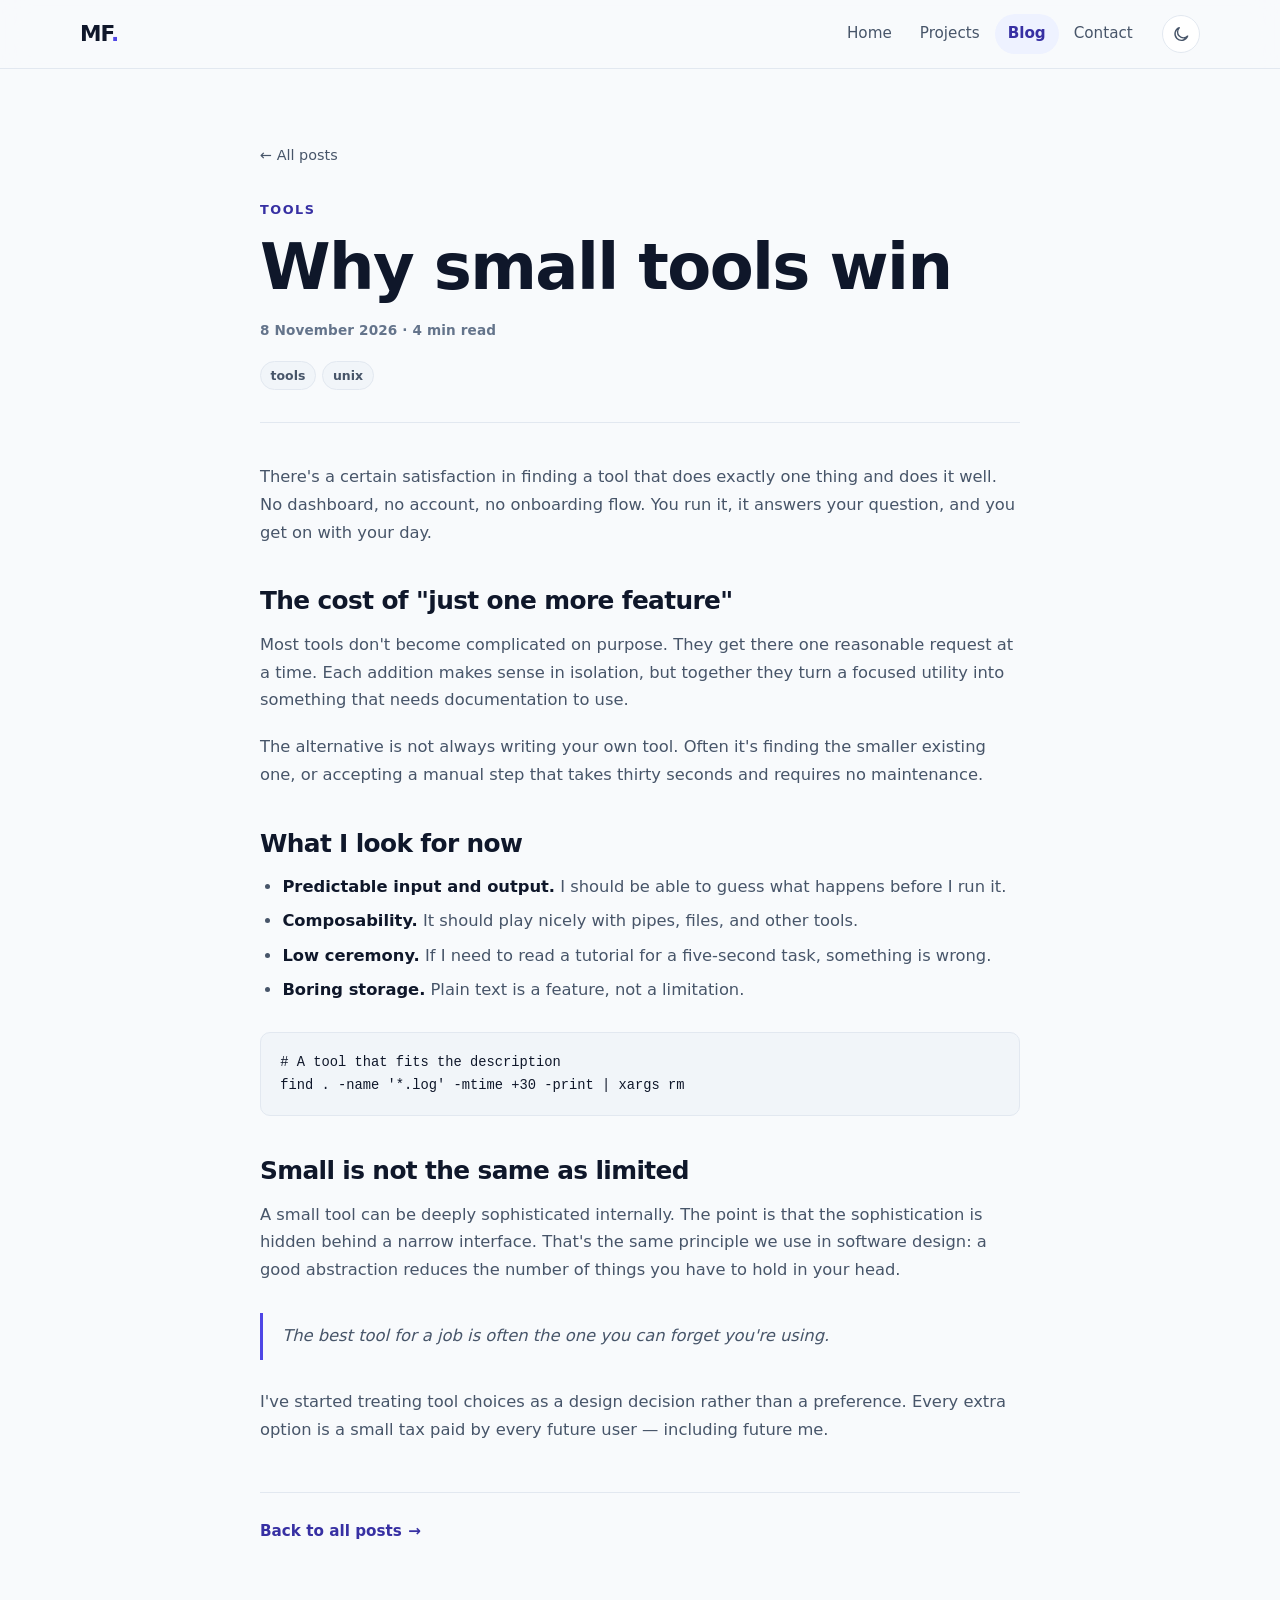
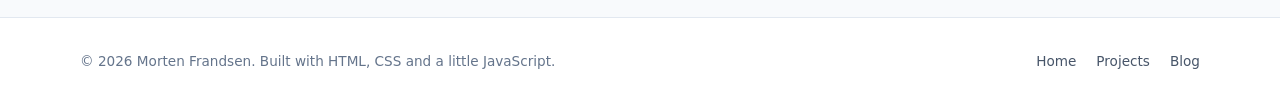
<file: posts/small-tools.html>
<!doctype html>
<html lang="en">
  <head>
    <meta charset="utf-8" />
    <meta name="viewport" content="width=device-width, initial-scale=1" />
    <title>Why small tools win — Morten Frandsen</title>
    <meta
      name="description"
      content="A case for boring, focused utilities that do one thing well and get out of your way."
    />
    <link rel="canonical" href="https://morten-frandsen.github.io/posts/small-tools.html" />
    <meta name="theme-color" content="#f8fafc" media="(prefers-color-scheme: light)" />
    <meta name="theme-color" content="#0b1120" media="(prefers-color-scheme: dark)" />
    <link rel="icon" href="../assets/favicon.svg" type="image/svg+xml" />
    <link rel="stylesheet" href="../assets/css/style.css" />
    <script>
      (function () {
        document.documentElement.classList.add("js");
        try {
          var saved = localStorage.getItem("theme");
          var preferred = window.matchMedia("(prefers-color-scheme: dark)").matches
            ? "dark"
            : "light";
          document.documentElement.dataset.theme = saved || preferred;
        } catch (error) {
          document.documentElement.dataset.theme = "light";
        }
      })();
    </script>
    <script src="../assets/js/main.js" defer></script>
  </head>
  <body>
    <a class="skip-link" href="#main">Skip to content</a>

    <header class="site-header">
      <div class="container header-inner">
        <a class="brand" href="../index.html" aria-label="Morten Frandsen, home">
          MF<span class="brand-dot">.</span>
        </a>

        <nav class="site-nav" aria-label="Primary navigation">
          <a href="../index.html">Home</a>
          <a href="../projects/index.html">Projects</a>
          <a href="../blog/index.html">Blog</a>
          <a href="../index.html#contact">Contact</a>
        </nav>

        <button
          class="theme-toggle"
          id="theme-toggle"
          type="button"
          aria-label="Switch to dark mode"
          title="Toggle color theme"
        >
          <svg class="icon icon-moon" viewBox="0 0 24 24" aria-hidden="true">
            <path
              d="M20.4 14.5A8.5 8.5 0 1 1 9.5 3.6a7 7 0 0 0 10.9 10.9Z"
              fill="none"
              stroke="currentColor"
              stroke-width="1.8"
              stroke-linecap="round"
              stroke-linejoin="round"
            />
          </svg>
          <svg class="icon icon-sun" viewBox="0 0 24 24" aria-hidden="true">
            <circle cx="12" cy="12" r="4" fill="none" stroke="currentColor" stroke-width="1.8" />
            <path
              d="M12 2v2m0 16v2M4.9 4.9l1.4 1.4m11.4 11.4 1.4 1.4M2 12h2m16 0h2M4.9 19.1l1.4-1.4M17.7 6.3l1.4-1.4"
              fill="none"
              stroke="currentColor"
              stroke-width="1.8"
              stroke-linecap="round"
            />
          </svg>
        </button>
      </div>
    </header>

    <main id="main">
      <article class="article">
        <div class="article-layout">
          <a class="back-link" href="../blog/index.html">← All posts</a>

          <header class="article-header">
            <p class="eyebrow">Tools</p>
            <h1>Why small tools win</h1>
            <p class="post-meta"><time datetime="2026-11-08">8 November 2026</time> · 4 min read</p>
            <ul class="tag-list">
              <li>tools</li>
              <li>unix</li>
            </ul>
          </header>

          <div class="prose">
            <p>
              There's a certain satisfaction in finding a tool that does exactly
              one thing and does it well. No dashboard, no account, no onboarding
              flow. You run it, it answers your question, and you get on with your day.
            </p>

            <h2>The cost of "just one more feature"</h2>
            <p>
              Most tools don't become complicated on purpose. They get there one
              reasonable request at a time. Each addition makes sense in isolation,
              but together they turn a focused utility into something that needs
              documentation to use.
            </p>
            <p>
              The alternative is not always writing your own tool. Often it's
              finding the smaller existing one, or accepting a manual step that
              takes thirty seconds and requires no maintenance.
            </p>

            <h2>What I look for now</h2>
            <ul>
              <li><strong>Predictable input and output.</strong> I should be able to guess what happens before I run it.</li>
              <li><strong>Composability.</strong> It should play nicely with pipes, files, and other tools.</li>
              <li><strong>Low ceremony.</strong> If I need to read a tutorial for a five-second task, something is wrong.</li>
              <li><strong>Boring storage.</strong> Plain text is a feature, not a limitation.</li>
            </ul>
            <pre><code># A tool that fits the description
find . -name '*.log' -mtime +30 -print | xargs rm</code></pre>

            <h2>Small is not the same as limited</h2>
            <p>
              A small tool can be deeply sophisticated internally. The point is
              that the sophistication is hidden behind a narrow interface. That's
              the same principle we use in software design: a good abstraction
              reduces the number of things you have to hold in your head.
            </p>
            <blockquote>
              The best tool for a job is often the one you can forget you're using.
            </blockquote>
            <p>
              I've started treating tool choices as a design decision rather than
              a preference. Every extra option is a small tax paid by every future
              user — including future me.
            </p>
          </div>

          <footer class="article-footer">
            <a class="text-link" href="../blog/index.html">Back to all posts <span aria-hidden="true">→</span></a>
          </footer>
        </div>
      </article>
    </main>

    <footer class="site-footer">
      <div class="container footer-inner">
        <p>© <span class="year">2026</span> Morten Frandsen. Built with HTML, CSS and a little JavaScript.</p>
        <nav aria-label="Footer navigation">
          <a href="../index.html">Home</a>
          <a href="../projects/index.html">Projects</a>
          <a href="../blog/index.html">Blog</a>
        </nav>
      </div>
    </footer>
  </body>
</html>
</file>
<file: assets/css/style.css>
/* ---------------------------------------------------------------
   Theme tokens
   --------------------------------------------------------------- */

:root {
  color-scheme: light;

  --bg: #f8fafc;
  --bg-alt: #ffffff;
  --bg-subtle: #f1f5f9;
  --header-bg: rgba(248, 250, 252, 0.86);

  --text: #0f172a;
  --text-muted: #475569;
  --text-subtle: #64748b;

  --border: #e2e8f0;
  --border-strong: #cbd5e1;

  --accent: #4f46e5;
  --accent-hover: #4338ca;
  --accent-soft: #eef2ff;
  --accent-text: #3730a3;
  --accent-contrast: #ffffff;

  --shadow-sm: 0 1px 2px rgba(15, 23, 42, 0.05);
  --shadow: 0 1px 2px rgba(15, 23, 42, 0.04), 0 18px 40px -24px rgba(15, 23, 42, 0.35);

  --radius: 16px;
  --radius-sm: 10px;
  --max-width: 1120px;
}

[data-theme="dark"] {
  color-scheme: dark;

  --bg: #0b1120;
  --bg-alt: #111827;
  --bg-subtle: #0f172a;
  --header-bg: rgba(11, 17, 32, 0.86);

  --text: #e5e7eb;
  --text-muted: #a5b4c4;
  --text-subtle: #7c8ba1;

  --border: #1f2937;
  --border-strong: #334155;

  --accent: #818cf8;
  --accent-hover: #a5b4fc;
  --accent-soft: #1e1b4b;
  --accent-text: #c7d2fe;
  --accent-contrast: #0b1120;

  --shadow-sm: 0 1px 2px rgba(0, 0, 0, 0.3);
  --shadow: 0 1px 2px rgba(0, 0, 0, 0.35), 0 20px 44px -24px rgba(0, 0, 0, 0.8);
}

/* ---------------------------------------------------------------
   Base
   --------------------------------------------------------------- */

*,
*::before,
*::after {
  box-sizing: border-box;
}

html {
  scroll-behavior: smooth;
  scroll-padding-top: 88px;
}

body {
  margin: 0;
  min-height: 100vh;
  display: flex;
  flex-direction: column;
  background: var(--bg);
  color: var(--text);
  font-family: ui-sans-serif, system-ui, -apple-system, BlinkMacSystemFont, "Segoe UI",
    Roboto, Helvetica, Arial, sans-serif;
  font-size: 16px;
  line-height: 1.7;
  -webkit-font-smoothing: antialiased;
  text-rendering: optimizeLegibility;
  transition: background-color 0.2s ease, color 0.2s ease;
}

main {
  flex: 1;
}

img,
svg {
  display: block;
  max-width: 100%;
}

[hidden] {
  display: none !important;
}

a {
  color: var(--accent-text);
  text-decoration-thickness: 1px;
  text-underline-offset: 3px;
}

a:hover {
  color: var(--accent-hover);
}

h1,
h2,
h3,
h4 {
  margin: 0 0 0.6em;
  line-height: 1.2;
  letter-spacing: -0.025em;
  font-weight: 700;
}

h1 {
  font-size: clamp(2.4rem, 5vw, 4rem);
}

h2 {
  font-size: clamp(1.8rem, 3.5vw, 2.5rem);
}

h3 {
  font-size: 1.15rem;
}

p {
  margin: 0 0 1rem;
}

ul {
  margin: 0;
  padding: 0;
  list-style: none;
}

:focus-visible {
  outline: 3px solid var(--accent);
  outline-offset: 3px;
  border-radius: 4px;
}

::selection {
  background: var(--accent-soft);
  color: var(--accent-text);
}

.container {
  width: min(100% - 2.5rem, var(--max-width));
  margin-inline: auto;
}

.skip-link {
  position: absolute;
  top: -4rem;
  left: 1rem;
  z-index: 100;
  padding: 0.6rem 1rem;
  background: var(--accent);
  color: var(--accent-contrast);
  border-radius: var(--radius-sm);
  text-decoration: none;
}

.skip-link:focus {
  top: 0.75rem;
  color: var(--accent-contrast);
}

.eyebrow {
  margin-bottom: 0.5rem;
  color: var(--accent-text);
  font-size: 0.8rem;
  font-weight: 700;
  letter-spacing: 0.12em;
  text-transform: uppercase;
}

.lede {
  max-width: 36rem;
  color: var(--text-muted);
  font-size: clamp(1.05rem, 2vw, 1.2rem);
}

.muted {
  color: var(--text-muted);
}

.small {
  font-size: 0.875rem;
}

/* ---------------------------------------------------------------
   Header and navigation
   --------------------------------------------------------------- */

.site-header {
  position: sticky;
  top: 0;
  z-index: 50;
  background: var(--header-bg);
  border-bottom: 1px solid var(--border);
  backdrop-filter: blur(14px);
  -webkit-backdrop-filter: blur(14px);
}

.header-inner {
  display: flex;
  align-items: center;
  gap: 1rem;
  min-height: 68px;
}

.brand {
  color: var(--text);
  font-size: 1.35rem;
  font-weight: 800;
  letter-spacing: -0.05em;
  text-decoration: none;
}

.brand:hover {
  color: var(--text);
}

.brand-dot {
  color: var(--accent);
}

.site-nav {
  display: flex;
  align-items: center;
  gap: 0.15rem;
  margin-left: auto;
}

.site-nav a {
  padding: 0.45rem 0.8rem;
  border-radius: 999px;
  color: var(--text-muted);
  font-size: 0.95rem;
  font-weight: 500;
  text-decoration: none;
  transition: background-color 0.15s ease, color 0.15s ease;
}

.site-nav a:hover {
  background: var(--bg-subtle);
  color: var(--text);
}

.site-nav a[aria-current="page"] {
  background: var(--accent-soft);
  color: var(--accent-text);
  font-weight: 600;
}

.theme-toggle {
  display: inline-grid;
  place-items: center;
  width: 2.4rem;
  height: 2.4rem;
  flex: 0 0 auto;
  padding: 0;
  border: 1px solid var(--border);
  border-radius: 999px;
  background: var(--bg-alt);
  color: var(--text-muted);
  cursor: pointer;
  transition: border-color 0.15s ease, color 0.15s ease, transform 0.15s ease;
}

.theme-toggle:hover {
  border-color: var(--border-strong);
  color: var(--text);
  transform: translateY(-1px);
}

.theme-toggle .icon {
  width: 1.15rem;
  height: 1.15rem;
}

.icon-sun {
  display: none;
}

[data-theme="dark"] .icon-sun {
  display: block;
}

[data-theme="dark"] .icon-moon {
  display: none;
}

/* ---------------------------------------------------------------
   Buttons and links
   --------------------------------------------------------------- */

.btn {
  display: inline-flex;
  align-items: center;
  justify-content: center;
  gap: 0.5rem;
  padding: 0.72rem 1.1rem;
  border: 1px solid transparent;
  border-radius: var(--radius-sm);
  font-size: 0.95rem;
  font-weight: 650;
  line-height: 1.2;
  text-decoration: none;
  transition: background-color 0.15s ease, border-color 0.15s ease, transform 0.15s ease;
}

.btn:hover {
  transform: translateY(-1px);
}

.btn-primary {
  background: var(--accent);
  color: var(--accent-contrast);
}

.btn-primary:hover {
  background: var(--accent-hover);
  color: var(--accent-contrast);
}

.btn-secondary {
  background: var(--bg-alt);
  border-color: var(--border-strong);
  color: var(--text);
}

.btn-secondary:hover {
  border-color: var(--accent);
  color: var(--text);
}

.hero-actions {
  display: flex;
  flex-wrap: wrap;
  gap: 0.75rem;
  margin-top: 1.8rem;
}

.text-link {
  display: inline-flex;
  align-items: center;
  gap: 0.4rem;
  color: var(--accent-text);
  font-size: 0.95rem;
  font-weight: 650;
  text-decoration: none;
}

.text-link:hover {
  color: var(--accent-hover);
  text-decoration: underline;
  text-underline-offset: 4px;
}

.social-links {
  display: flex;
  flex-wrap: wrap;
  gap: 1.25rem;
  margin-top: 1.8rem;
}

.social-links a {
  color: var(--text-muted);
  font-size: 0.9rem;
  text-decoration: none;
}

.social-links a:hover {
  color: var(--accent-text);
}

/* ---------------------------------------------------------------
   Hero
   --------------------------------------------------------------- */

.hero {
  padding: clamp(3.5rem, 8vw, 6.5rem) 0 clamp(3rem, 6vw, 5rem);
  overflow: hidden;
}

.hero-grid {
  display: grid;
  grid-template-columns: minmax(0, 1.15fr) minmax(0, 0.85fr);
  align-items: center;
  gap: clamp(2rem, 5vw, 4rem);
}

.hero h1 {
  margin-bottom: 1rem;
}

.hero-visual {
  position: relative;
  min-height: 300px;
  display: grid;
  place-items: center;
}

.hero-visual::before {
  content: "";
  position: absolute;
  inset: 5% 0 0 8%;
  border-radius: 50%;
  background: radial-gradient(circle at 50% 50%, var(--accent-soft), transparent 68%);
  filter: blur(10px);
  z-index: 0;
}

.avatar {
  position: relative;
  z-index: 2;
  display: grid;
  place-items: center;
  width: 110px;
  height: 110px;
  margin-bottom: -1.5rem;
  border: 4px solid var(--bg);
  border-radius: 50%;
  background: linear-gradient(135deg, var(--accent), #06b6d4);
  color: #fff;
  font-size: 2rem;
  font-weight: 800;
  letter-spacing: -0.05em;
  box-shadow: var(--shadow);
}

.code-card {
  position: relative;
  z-index: 1;
  width: 100%;
  max-width: 460px;
  overflow: hidden;
  border: 1px solid var(--border);
  border-radius: var(--radius);
  background: var(--bg-alt);
  box-shadow: var(--shadow);
  transform: rotate(1.5deg);
}

.code-card__bar {
  display: flex;
  align-items: center;
  gap: 0.4rem;
  padding: 0.7rem 0.9rem;
  border-bottom: 1px solid var(--border);
  background: var(--bg-subtle);
}

.dot {
  width: 0.6rem;
  height: 0.6rem;
  border-radius: 50%;
}

.dot-red { background: #ef4444; }
.dot-yellow { background: #f59e0b; }
.dot-green { background: #22c55e; }

.code-card__title {
  margin-left: 0.6rem;
  color: var(--text-subtle);
  font-family: ui-monospace, SFMono-Regular, Menlo, Monaco, Consolas, monospace;
  font-size: 0.75rem;
}

.code-card pre {
  margin: 0;
  padding: 1.1rem 1.2rem 1.3rem;
  overflow-x: auto;
  color: var(--text-muted);
  font-family: ui-monospace, SFMono-Regular, Menlo, Monaco, Consolas, monospace;
  font-size: 0.82rem;
  line-height: 1.75;
}

.token-keyword { color: #a855f7; }
.token-string { color: #0ea5e9; }

[data-theme="dark"] .token-keyword { color: #d8b4fe; }
[data-theme="dark"] .token-string { color: #7dd3fc; }

/* ---------------------------------------------------------------
   Sections and cards
   --------------------------------------------------------------- */

.section {
  padding: clamp(3.5rem, 7vw, 5.5rem) 0;
}

.section-alt {
  background: var(--bg-alt);
  border-block: 1px solid var(--border);
}

.section-header {
  margin-bottom: 2rem;
}

.section-header > p:last-child {
  max-width: 42rem;
  color: var(--text-muted);
}

.section-header--split {
  display: flex;
  align-items: flex-end;
  justify-content: space-between;
  gap: 1.5rem;
}

.section-header--split h2 {
  margin-bottom: 0;
}

.card {
  padding: 1.6rem;
  border: 1px solid var(--border);
  border-radius: var(--radius);
  background: var(--bg-alt);
  box-shadow: var(--shadow-sm);
}

.card h3 {
  margin-bottom: 0.75rem;
}

.card > p:last-child,
.card > div > p:last-child {
  margin-bottom: 0;
}

.about-grid {
  display: grid;
  grid-template-columns: repeat(2, minmax(0, 1fr));
  gap: 1.25rem;
}

.about-grid .card {
  padding: clamp(1.5rem, 3vw, 2rem);
}

.card-grid {
  display: grid;
  grid-template-columns: repeat(auto-fill, minmax(270px, 1fr));
  gap: 1.25rem;
}

.project-card {
  display: flex;
  flex-direction: column;
  align-items: flex-start;
  transition: border-color 0.2s ease, transform 0.2s ease, box-shadow 0.2s ease;
}

.project-card:hover {
  border-color: var(--border-strong);
  transform: translateY(-3px);
  box-shadow: var(--shadow);
}

.project-card > p {
  color: var(--text-muted);
  font-size: 0.95rem;
}

.project-card .text-link {
  margin-top: auto;
  padding-top: 1rem;
}

.project-image {
  display: block;
  width: 100%;
  height: 150px;
  margin-bottom: 1.25rem;
  padding: 0.35rem;
  border: 1px solid var(--border);
  border-radius: var(--radius-sm);
  background: #ffffff;
  object-fit: contain;
}

.tag-list,
.chip-list {
  display: flex;
  flex-wrap: wrap;
  gap: 0.4rem;
}

.tag-list {
  margin-bottom: 1rem;
}

.tag-list li,
.chip-list li {
  padding: 0.22rem 0.6rem;
  border: 1px solid var(--border);
  border-radius: 999px;
  background: var(--bg-subtle);
  color: var(--text-muted);
  font-size: 0.78rem;
  font-weight: 550;
  line-height: 1.6;
}

.chip-list {
  gap: 0.5rem;
  margin-bottom: 1.25rem;
}

.chip-list li {
  padding: 0.3rem 0.75rem;
  font-size: 0.85rem;
}

/* ---------------------------------------------------------------
   Profile links
   --------------------------------------------------------------- */

.profile-grid {
  grid-template-columns: repeat(auto-fit, minmax(240px, 1fr));
}

.profile-card {
  display: flex;
  flex-direction: column;
  align-items: flex-start;
  transition: border-color 0.2s ease, transform 0.2s ease, box-shadow 0.2s ease;
}

.profile-card:hover {
  border-color: var(--border-strong);
  transform: translateY(-3px);
  box-shadow: var(--shadow);
}

.profile-card > p {
  color: var(--text-muted);
  font-size: 0.95rem;
}

.profile-card .text-link {
  margin-top: auto;
  padding-top: 1rem;
}

.profile-icon {
  display: grid;
  place-items: center;
  width: 2.9rem;
  height: 2.9rem;
  margin-bottom: 1.1rem;
  border-radius: var(--radius-sm);
}

.profile-icon svg {
  width: 1.5rem;
  height: 1.5rem;
}

.profile-icon--github {
  background: #eef1f5;
  color: #24292f;
}

.profile-icon--linkedin {
  background: #e8f3ff;
  color: #0a66c2;
}

.profile-icon--salesforce {
  background: #e9f5ff;
  color: #0176d3;
}

[data-theme="dark"] .profile-icon--github {
  background: #1e293b;
  color: #f0f6fc;
}

[data-theme="dark"] .profile-icon--linkedin {
  background: #12283f;
  color: #7dc4ff;
}

[data-theme="dark"] .profile-icon--salesforce {
  background: #0d2b45;
  color: #7dd3fc;
}

/* ---------------------------------------------------------------
   Blog list
   --------------------------------------------------------------- */

.post-list {
  display: grid;
  gap: 1rem;
}

.post-row {
  display: flex;
  align-items: center;
  justify-content: space-between;
  gap: 1.5rem;
  padding: 1.5rem 1.6rem;
  border: 1px solid var(--border);
  border-radius: var(--radius);
  background: var(--bg-alt);
  box-shadow: var(--shadow-sm);
  transition: border-color 0.2s ease, transform 0.2s ease;
}

.post-row:hover {
  border-color: var(--border-strong);
  transform: translateX(3px);
}

.post-row h3 {
  margin-bottom: 0.35rem;
  font-size: 1.3rem;
}

.post-row h3 a {
  color: var(--text);
  text-decoration: none;
}

.post-row h3 a:hover {
  color: var(--accent-text);
}

.post-row > div > p:last-child {
  margin-bottom: 0;
  color: var(--text-muted);
  font-size: 0.95rem;
}

.post-meta {
  margin-bottom: 0.35rem;
  color: var(--text-subtle);
  font-size: 0.8rem;
  font-weight: 550;
  letter-spacing: 0.01em;
}

.post-row__arrow {
  flex: 0 0 auto;
  color: var(--text-subtle);
  font-size: 1.4rem;
}

/* ---------------------------------------------------------------
   Page headers, filters, contact, 404
   --------------------------------------------------------------- */

.page-header {
  padding: clamp(3rem, 7vw, 5rem) 0 clamp(2rem, 4vw, 3rem);
  border-bottom: 1px solid var(--border);
  background: var(--bg-alt);
}

.page-header .lede {
  max-width: 46rem;
}

.filter-bar {
  display: flex;
  flex-wrap: wrap;
  gap: 0.5rem;
  margin: 2rem 0 2rem;
}

.filter-btn {
  padding: 0.42rem 0.9rem;
  border: 1px solid var(--border-strong);
  border-radius: 999px;
  background: var(--bg-alt);
  color: var(--text-muted);
  font: inherit;
  font-size: 0.88rem;
  font-weight: 600;
  cursor: pointer;
  transition: background-color 0.15s ease, color 0.15s ease, border-color 0.15s ease;
}

.filter-btn:hover {
  border-color: var(--accent);
  color: var(--accent-text);
}

.filter-btn[aria-pressed="true"] {
  border-color: var(--accent);
  background: var(--accent);
  color: var(--accent-contrast);
}

.contact-section {
  padding-top: 0;
}

.contact-card {
  padding: clamp(2rem, 5vw, 3.5rem);
  border: 1px solid var(--border);
  border-radius: var(--radius);
  background: linear-gradient(135deg, var(--accent-soft), var(--bg-alt) 70%);
  text-align: center;
}

.contact-card .lede,
.contact-card > p:not(.eyebrow) {
  margin-inline: auto;
  max-width: 36rem;
  color: var(--text-muted);
}

.contact-card .hero-actions {
  justify-content: center;
}

.empty-state {
  padding: 3rem;
  border: 1px dashed var(--border-strong);
  border-radius: var(--radius);
  color: var(--text-muted);
  text-align: center;
}

.not-found {
  display: grid;
  place-items: center;
  min-height: 62vh;
  padding: 4rem 0;
  text-align: center;
}

.not-found__code {
  margin: 0;
  color: var(--accent);
  font-size: clamp(4rem, 12vw, 8rem);
  font-weight: 800;
  line-height: 1;
  letter-spacing: -0.06em;
}

.not-found .lede {
  margin-inline: auto;
}

.not-found .hero-actions {
  justify-content: center;
}

/* ---------------------------------------------------------------
   Article styles
   --------------------------------------------------------------- */

.article {
  padding: clamp(2.5rem, 6vw, 4.5rem) 0;
}

.article-layout {
  width: min(100% - 2.5rem, 760px);
  margin-inline: auto;
}

.back-link {
  display: inline-block;
  margin-bottom: 2rem;
  color: var(--text-muted);
  font-size: 0.9rem;
  text-decoration: none;
}

.back-link:hover {
  color: var(--accent-text);
}

.article-header {
  margin-bottom: 2.5rem;
  padding-bottom: 2rem;
  border-bottom: 1px solid var(--border);
}

.article-header h1 {
  margin-bottom: 0.8rem;
}

.article-header .post-meta {
  font-size: 0.85rem;
}

.article-header .tag-list {
  margin: 1.2rem 0 0;
}

.prose {
  color: var(--text);
  font-size: 1.02rem;
}

.prose h2 {
  margin-top: 2.5rem;
  font-size: 1.55rem;
}

.prose h3 {
  margin-top: 2rem;
}

.prose p,
.prose ul,
.prose ol {
  margin-bottom: 1.2rem;
  color: var(--text-muted);
}

.prose ul,
.prose ol {
  padding-left: 1.4rem;
  list-style: disc;
}

.prose ol {
  list-style: decimal;
}

.prose li {
  margin-bottom: 0.4rem;
}

.prose strong {
  color: var(--text);
}

.prose blockquote {
  margin: 1.8rem 0;
  padding: 0.6rem 0 0.6rem 1.2rem;
  border-left: 3px solid var(--accent);
  color: var(--text-muted);
  font-style: italic;
}

.prose :not(pre) > code {
  padding: 0.15em 0.4em;
  border: 1px solid var(--border);
  border-radius: 5px;
  background: var(--bg-subtle);
  color: var(--text);
  font-family: ui-monospace, SFMono-Regular, Menlo, Monaco, Consolas, monospace;
  font-size: 0.88em;
}

.prose pre {
  margin: 1.8rem 0;
  padding: 1.1rem 1.2rem;
  overflow-x: auto;
  border: 1px solid var(--border);
  border-radius: var(--radius-sm);
  background: var(--bg-subtle);
  color: var(--text);
  font-family: ui-monospace, SFMono-Regular, Menlo, Monaco, Consolas, monospace;
  font-size: 0.86rem;
  line-height: 1.7;
}

.article-footer {
  margin-top: 3rem;
  padding-top: 1.5rem;
  border-top: 1px solid var(--border);
}

/* ---------------------------------------------------------------
   Footer
   --------------------------------------------------------------- */

.site-footer {
  padding: 2rem 0;
  border-top: 1px solid var(--border);
  background: var(--bg-alt);
  color: var(--text-subtle);
  font-size: 0.85rem;
}

.footer-inner {
  display: flex;
  flex-wrap: wrap;
  align-items: center;
  justify-content: space-between;
  gap: 1rem;
}

.footer-inner p {
  margin: 0;
}

.site-footer nav {
  display: flex;
  gap: 1.25rem;
}

.site-footer a {
  color: var(--text-muted);
  text-decoration: none;
}

.site-footer a:hover {
  color: var(--accent-text);
}

/* ---------------------------------------------------------------
   Reveal animation (only when JS is available)
   --------------------------------------------------------------- */

html.js .reveal {
  opacity: 0;
  transform: translateY(12px);
  transition: opacity 0.5s ease, transform 0.5s ease;
}

html.js .reveal.is-visible {
  opacity: 1;
  transform: none;
}

/* ---------------------------------------------------------------
   Responsive
   --------------------------------------------------------------- */

@media (max-width: 860px) {
  .hero-grid {
    grid-template-columns: 1fr;
  }

  .hero-visual {
    min-height: 260px;
    max-width: 480px;
  }

  .about-grid {
    grid-template-columns: 1fr;
  }
}

@media (max-width: 620px) {
  .header-inner {
    flex-wrap: wrap;
    gap: 0.5rem;
    padding-top: 0.5rem;
  }

  .site-nav {
    order: 3;
    width: 100%;
    margin-left: 0;
    padding-bottom: 0.4rem;
    overflow-x: auto;
  }

  .theme-toggle {
    margin-left: auto;
  }

  .section-header--split {
    align-items: flex-start;
    flex-direction: column;
    gap: 0.75rem;
  }

  .post-row {
    align-items: flex-start;
    padding: 1.25rem;
  }

  .post-row__arrow {
    display: none;
  }

  .footer-inner {
    flex-direction: column;
    align-items: flex-start;
  }
}

@media (max-width: 420px) {
  .container,
  .article-layout {
    width: min(100% - 1.75rem, var(--max-width));
  }

  .code-card {
    transform: none;
  }

  .hero-actions .btn {
    width: 100%;
  }
}

@media (prefers-reduced-motion: reduce) {
  html {
    scroll-behavior: auto;
  }

  *,
  *::before,
  *::after {
    transition-duration: 0.01ms !important;
    animation-duration: 0.01ms !important;
  }

  html.js .reveal {
    opacity: 1;
    transform: none;
  }
}
</file>
